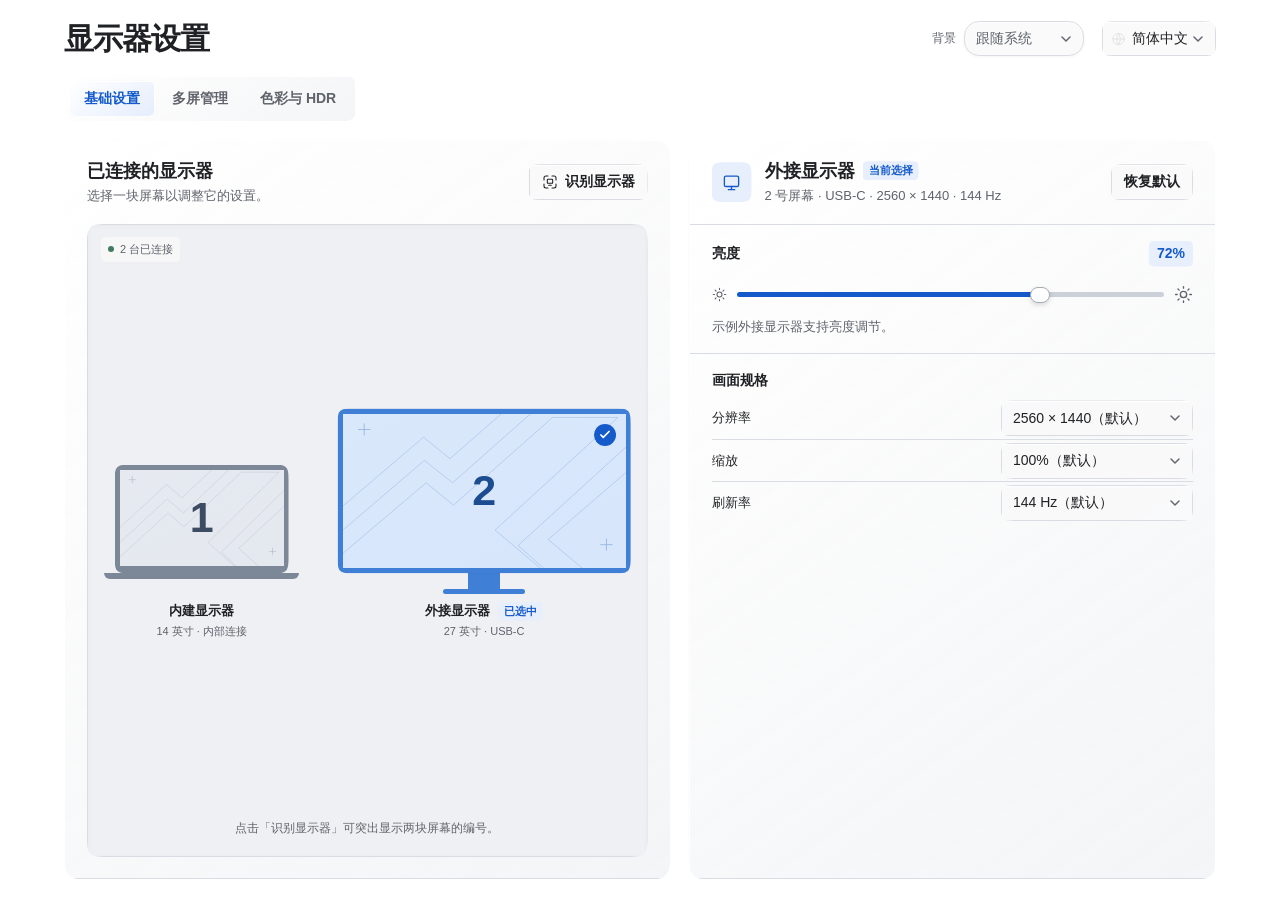
<file: index.html>
<!doctype html>
<html lang="zh-CN">
<head>
  <meta charset="utf-8">
  <meta name="viewport" content="width=device-width, initial-scale=1">
  <title>显示器设置</title>
  <script>
    const target = new URL('basic/index.html', location.href);
    target.search = location.search;
    location.replace(target);
  </script>
</head>
<body>
  <a href="basic/index.html">打开显示器设置</a>
</body>
</html>
</file>
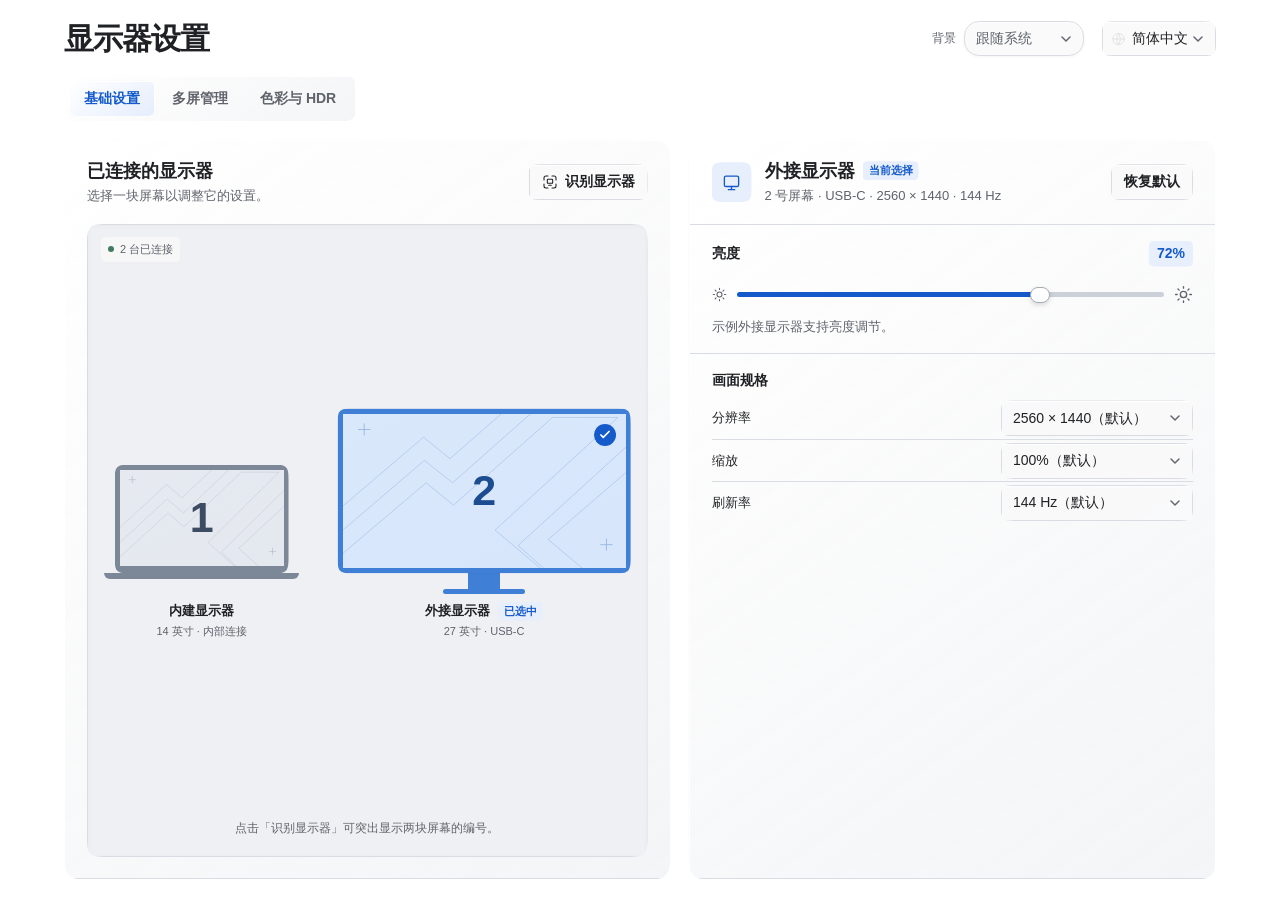
<file: basic/index.html>
<!doctype html>
<html lang="zh-CN" data-desktop-route="basic">
<head>
  <meta charset="utf-8">
  <meta name="viewport" content="width=device-width, initial-scale=1">
  <title>基础设置 · 屏幕工作台</title>
  <link rel="stylesheet" href="../styles.css">
  <link rel="stylesheet" href="styles.css">
  <link rel="stylesheet" href="../glass.css">
  <link rel="stylesheet" href="../desktop.css">
  <link rel="stylesheet" href="../appearance.css">
  <link rel="stylesheet" href="../startup.css">
  <script src="../appearance.js"></script>
  <script src="../startup.js"></script>
  <script src="../desktop-routes.js"></script>
  <script src="../desktop.js"></script>
  <script src="../i18n.js" defer></script>
  <script src="../desktop-translations.js" defer></script>
  <script src="../smooth-corners.js" defer></script>
  <script src="settings.js" defer></script>
</head>
<body>
  <svg width="0" height="0" aria-hidden="true" style="position: absolute">
    <defs>
      <symbol id="monitor" viewBox="0 0 24 24"><rect x="3" y="4" width="18" height="13" rx="2"/><path d="M8 21h8m-4-4v4"/></symbol>
      <symbol id="laptop" viewBox="0 0 24 24"><rect x="4" y="4" width="16" height="13" rx="2"/><path d="M2 20h20"/></symbol>
      <symbol id="scan" viewBox="0 0 24 24"><path d="M9 3H6a3 3 0 0 0-3 3v3m12-6h3a3 3 0 0 1 3 3v3m0 6v3a3 3 0 0 1-3 3h-3m-6 0H6a3 3 0 0 1-3-3v-3"/><rect x="8" y="8" width="8" height="6" rx="1"/><path d="M10 17h4"/></symbol>
      <symbol id="sun" viewBox="0 0 24 24"><circle cx="12" cy="12" r="4"/><path d="M12 2v2m0 16v2M2 12h2m16 0h2M5 5l1.5 1.5m11 11L19 19M5 19l1.5-1.5m11-11L19 5"/></symbol>
      <symbol id="info" viewBox="0 0 24 24"><circle cx="12" cy="12" r="9"/><path d="M12 11v5m0-8h.01"/></symbol>
      <symbol id="check" viewBox="0 0 24 24"><path d="m5 12 4 4L19 6"/></symbol>
      <symbol id="pattern" viewBox="0 0 320 180" preserveAspectRatio="none">
        <path d="M-8 169 94 80l31 26L237 4h74L172 135l52 45M-8 142 92 54l32 26L214-2M230 182l-32-29L328 31M-8 114l99-87 30 25L181-2M275 183l-43-37 95-84" fill="none" stroke="currentColor" stroke-width="1" opacity=".55"/>
        <path d="M17 18h14m-7-7v14M291 152h14m-7-7v14" fill="none" stroke="currentColor" opacity=".9"/>
      </symbol>
    </defs>
  </svg>

  <main class="page">
    <div class="page-heading">
      <h1>显示器设置</h1>
    </div>
    <nav class="tabs" aria-label="设置分类">
      <a aria-current="page" href="index.html">基础设置</a>
      <a href="../multi-display/index.html">多屏管理</a>
      <a href="../color/index.html">色彩与 HDR</a>
    </nav>

    <div class="basic-layout">
      <section class="panel" aria-labelledby="displays-title">
        <div class="section-head">
          <div>
            <h2 id="displays-title" data-i18n="basic.connected">已连接的显示器</h2>
            <p data-i18n="basic.choose">选择一块屏幕以调整它的设置。</p>
          </div>
          <button class="button" id="identify" type="button">
            <svg class="icon" aria-hidden="true" fill="none" stroke="currentColor" stroke-width="1.6" stroke-linecap="round" stroke-linejoin="round"><use href="#scan"/></svg>
            <span data-i18n="identify">识别显示器</span>
          </button>
        </div>
        <div class="screen-stage">
          <span class="connection-state"><i></i><span data-i18n="basic.connectedCount">2 台已连接</span></span>
          <div class="screen-options" role="group" aria-label="选择显示器" data-i18n-aria="basic.chooseGroup">
            <button type="button" id="display-1" class="screen-option laptop" aria-pressed="false" aria-label="1 号内建显示器">
              <span class="bezel" aria-hidden="true">
                <svg class="screen-pattern" preserveAspectRatio="none"><use href="#pattern"/></svg>
                <span class="screen-index">1</span>
                <svg class="selection-icon" fill="none" stroke="currentColor" stroke-width="3" stroke-linecap="round" stroke-linejoin="round"><use href="#check"/></svg>
              </span>
              <span class="stand" aria-hidden="true"></span>
              <span class="screen-caption"><strong data-i18n="builtin">内建显示器</strong><span class="selected-label" data-i18n="basic.selected">已选中</span></span>
              <span class="screen-detail" data-i18n="basic.builtinDetail">14 英寸 · 内部连接</span>
            </button>
            <button type="button" id="display-2" class="screen-option" aria-pressed="true" aria-label="2 号外接显示器">
              <span class="bezel" aria-hidden="true">
                <svg class="screen-pattern" preserveAspectRatio="none"><use href="#pattern"/></svg>
                <span class="screen-index">2</span>
                <svg class="selection-icon" fill="none" stroke="currentColor" stroke-width="3" stroke-linecap="round" stroke-linejoin="round"><use href="#check"/></svg>
              </span>
              <span class="stand" aria-hidden="true"></span>
              <span class="screen-caption"><strong data-i18n="external">外接显示器</strong><span class="selected-label" data-i18n="basic.selected">已选中</span></span>
              <span class="screen-detail" data-i18n="basic.externalDetail">27 英寸 · USB-C</span>
            </button>
          </div>
          <p class="stage-status" id="identify-status" role="status">点击「识别显示器」可突出显示两块屏幕的编号。</p>
        </div>
      </section>

      <section class="panel" aria-labelledby="device-name">
        <div class="section-head">
          <div class="active-device">
            <span class="device-icon" aria-hidden="true"><svg class="icon" fill="none" stroke="currentColor" stroke-width="1.7" stroke-linecap="round" stroke-linejoin="round"><use id="device-icon" href="#monitor"/></svg></span>
            <div>
              <div class="device-title">
                <h2 id="device-name">外接显示器</h2>
                <span class="selected-label" data-i18n="currentSelection">当前选择</span>
              </div>
              <p id="device-summary">2 号屏幕 · USB-C · 2560 × 1440 · 144 Hz</p>
            </div>
          </div>
          <button class="button" id="reset" type="button" data-i18n="basic.reset">恢复默认</button>
        </div>

        <div class="settings-grid">
          <div class="brightness-group">
            <div class="brightness-label">
              <h3><label for="brightness" data-i18n="basic.brightness">亮度</label></h3>
              <output id="brightness-value" for="brightness" aria-live="off">72%</output>
            </div>
            <div class="brightness-slider">
              <svg class="icon dim-icon" aria-hidden="true" fill="none" stroke="currentColor" stroke-width="1.7" stroke-linecap="round"><use href="#sun"/></svg>
              <input id="brightness" type="range" min="0" max="100" value="72" aria-valuetext="72%">
              <svg class="icon" aria-hidden="true" fill="none" stroke="currentColor" stroke-width="1.7" stroke-linecap="round"><use href="#sun"/></svg>
            </div>
            <p class="subtle" id="brightness-hint">调节这块屏幕的亮度。示例外接显示器支持亮度调节。</p>
          </div>
          <div class="format-group">
            <h3 data-i18n="basic.format">画面规格</h3>
            <div class="field"><label for="resolution" data-i18n="basic.resolution">分辨率</label><select id="resolution"></select></div>
            <div class="field"><label for="scale" data-i18n="basic.scale">缩放</label><select id="scale"></select></div>
            <div class="field"><label for="refresh-rate" data-i18n="basic.refreshRate">刷新率</label><select id="refresh-rate"></select></div>
          </div>
        </div>
        <p class="sr-only" id="settings-status" role="status"></p>
      </section>
    </div>

    <footer class="page-footer">
      <svg class="icon" aria-hidden="true" fill="none" stroke="currentColor" stroke-width="1.6" stroke-linecap="round"><use href="#info"/></svg>
      设备与参数为示例，调整仅在此预览中生效。
    </footer>
  </main>
</body>
</html>
</file>
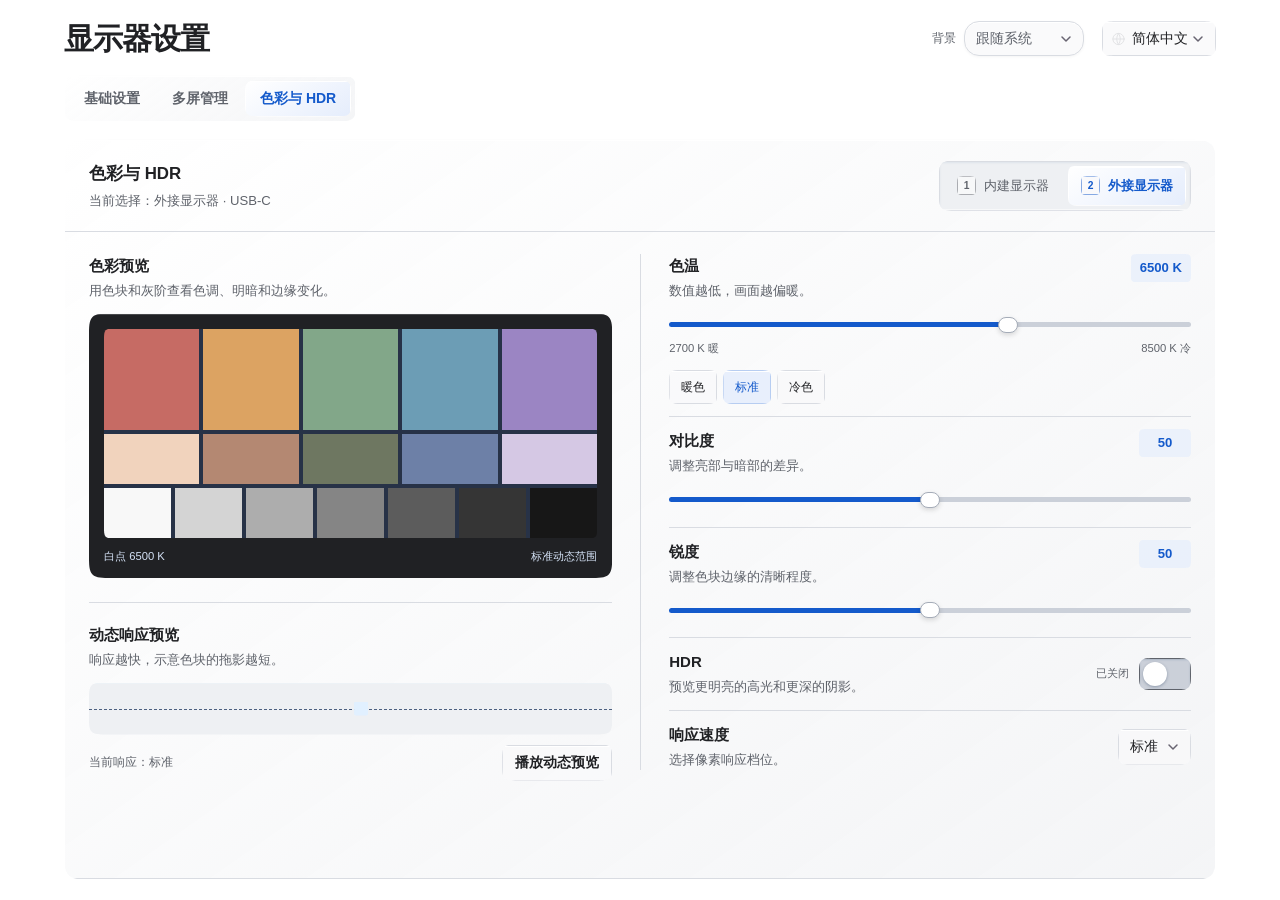
<file: color/index.html>
<!doctype html>
<html lang="zh-CN" data-desktop-route="color">
<head>
  <meta charset="utf-8">
  <meta name="viewport" content="width=device-width, initial-scale=1">
  <title>色彩与 HDR · 屏幕工作台</title>
  <link rel="stylesheet" href="../styles.css">
  <script src="../appearance.js"></script>
  <script src="../startup.js"></script>
  <script src="../desktop-routes.js"></script>
  <script src="../desktop.js"></script>
  <script src="../i18n.js" defer></script>
  <script src="../desktop-translations.js" defer></script>
  <script src="color.js" defer></script>
  <style>
    .color-head {
      display: flex;
      align-items: center;
      justify-content: space-between;
      gap: 16px 24px;
      padding: 24px 28px;
    }

    .color-head h2, .color-head p,
    .preview-head h3, .preview-head p,
    .color-control h3, .color-control p { margin: 0; }
    .color-head h2 { font-size: 1.125rem; }
    .color-head p, .color-control p, .preview-head p {
      color: var(--muted);
      font-size: .875rem;
      margin-top: 4px;
    }

    .color-devices {
      display: flex;
      gap: 6px;
      padding: 4px;
      background: rgba(209, 226, 248, .52);
      border: 1px solid var(--line);
      border-radius: 10px;
      box-shadow: inset 0 1px 2px rgba(35, 76, 129, .08), inset 0 -1px rgba(255, 255, 255, .6);
    }

    .color-device {
      display: inline-flex;
      justify-content: center;
      align-items: center;
      gap: 8px;
      min-height: 40px;
      padding: 6px 12px;
      border: 1px solid transparent;
      border-radius: 7px;
      background: transparent;
      color: var(--muted);
      font: inherit;
      font-size: .875rem;
      cursor: pointer;
    }

    .color-device:hover { background: rgba(251, 254, 255, .64); color: var(--ink); }
    .color-device[aria-pressed="true"] {
      background: linear-gradient(154deg, rgba(255, 255, 255, .95), var(--accent-soft));
      border-color: color-mix(in srgb, var(--accent) 22%, transparent);
      box-shadow: inset 0 1px rgba(255, 255, 255, .92), 0 2px 5px rgba(41, 88, 152, .13);
      color: var(--accent);
      font-weight: 650;
    }

    .color-device-id {
      display: grid;
      place-items: center;
      inline-size: 19px;
      block-size: 19px;
      background: rgba(248, 252, 255, .72);
      border: 1px solid color-mix(in srgb, currentColor 50%, transparent);
      border-radius: 4px;
      font-size: .6875rem;
      font-weight: 700;
      font-variant-numeric: tabular-nums;
    }

    .color-body {
      display: grid;
      grid-template-columns: minmax(0, .95fr) minmax(0, 1fr);
      grid-template-rows: auto 1fr;
      grid-template-areas: "preview controls" "motion controls";
      align-items: start;
      column-gap: 32px;
      padding: 24px 28px 28px;
      border-top: 1px solid var(--line);
    }

    .color-preview { grid-area: preview; margin: 0; min-width: 0; }
    .preview-head { margin-bottom: 12px; }
    .preview-head h3, .color-control h3, .color-label { font-size: 1rem; font-weight: 650; }

    .color-frame {
      background: #172339;
      padding: 15px 15px 12px;
      color: #f2f7ff;
      border-radius: 12px;
      box-shadow: inset 0 1px rgba(234, 245, 255, .24), 0 5px 14px rgba(21, 52, 92, .18);
    }

    .sample-board {
      --color-tint: #ffffff;
      position: relative;
      isolation: isolate;
      display: grid;
      grid-template-rows: 2fr 1fr 1fr;
      gap: 4px;
      width: 100%;
      min-height: 144px;
      aspect-ratio: 2.35;
      overflow: hidden;
      border-radius: 6px;
      background: #273247;
      filter: contrast(calc(var(--sample-contrast, 1) * var(--hdr-contrast, 1))) saturate(var(--hdr-saturation, 1));
    }

    .sample-board[data-hdr="true"] { --hdr-contrast: 1.15; --hdr-saturation: 1.12; }
    .sample-board::after {
      content: "";
      position: absolute;
      inset: 0;
      mix-blend-mode: multiply;
      pointer-events: none;
      background: var(--color-tint);
    }

    .sample-row {
      display: grid;
      grid-auto-flow: column;
      grid-auto-columns: 1fr;
      gap: 4px;
      filter: blur(var(--sample-blur, .65px));
    }
    .sample-row span { background: var(--patch); }
    .sample-notes {
      display: flex;
      align-items: center;
      justify-content: space-between;
      gap: 4px 12px;
      flex-wrap: wrap;
      margin-top: 10px;
      color: #d4e2f6;
      font-size: .75rem;
      font-variant-numeric: tabular-nums;
    }

    .color-controls {
      grid-area: controls;
      min-width: 0;
      padding-inline-start: 32px;
      border-inline-start: 1px solid var(--line);
    }

    .color-control-head {
      display: flex;
      align-items: flex-start;
      justify-content: space-between;
      gap: 12px;
    }

    .color-value {
      flex: none;
      min-width: 52px;
      max-width: 45%;
      border-radius: 7px;
      padding: 5px 9px;
      background: color-mix(in srgb, var(--accent-soft) 82%, transparent);
      color: var(--accent);
      text-align: center;
      font-weight: 650;
      font-size: .875rem;
      font-variant-numeric: tabular-nums;
      white-space: nowrap;
    }

    .color-slider {
      display: block;
      width: 100%;
      height: 30px;
      margin: 8px 0 0;
      accent-color: var(--accent);
      cursor: pointer;
    }

    .color-slider:disabled, .color-select:disabled {
      opacity: .52;
      cursor: not-allowed;
    }

    .temperature-scale {
      display: flex;
      justify-content: space-between;
      color: var(--muted);
      font-size: .75rem;
    }

    .temperature-presets {
      display: flex;
      flex-wrap: wrap;
      gap: 6px;
      margin-top: 13px;
    }

    .temperature-preset {
      min-height: 34px;
      padding: 4px 11px;
      border-radius: 7px;
      border: 1px solid var(--line);
      background: rgba(249, 253, 255, .62);
      color: var(--ink);
      font: inherit;
      font-size: .8125rem;
      cursor: pointer;
    }

    .temperature-preset:hover { background: rgba(255, 255, 255, .84); }
    .temperature-preset[aria-pressed="true"] {
      border-color: color-mix(in srgb, var(--accent) 23%, transparent);
      background: var(--accent-soft);
      color: var(--accent);
      box-shadow: inset 0 1px rgba(255, 255, 255, .84);
    }

    .color-control + .color-control {
      margin-top: 16px;
      padding-top: 16px;
      border-top: 1px solid var(--line);
    }

    .hdr-control, .response-control {
      display: flex;
      justify-content: space-between;
      align-items: center;
      gap: 8px 12px;
    }

    .response-control { flex-wrap: wrap; }
    .response-control > div { flex: 1 1 150px; }
    .color-select { flex: 0 1 auto; }

    .response-label {
      display: flex;
      align-items: center;
      flex-wrap: wrap;
      gap: 4px 8px;
    }

    .support-label {
      padding: 2px 6px;
      border-radius: 4px;
      background: rgba(203, 218, 237, .40);
      color: var(--muted);
      font-size: .75rem;
    }

    .color-value[data-unavailable="true"] {
      background: rgba(203, 218, 237, .40);
      color: var(--muted);
      white-space: normal;
      overflow-wrap: anywhere;
    }

    .motion-preview {
      grid-area: motion;
      min-width: 0;
      margin: 24px 0 0;
      padding-top: 20px;
      border-top: 1px solid var(--line);
    }

    .motion-track {
      position: relative;
      height: 52px;
      overflow: hidden;
      border-radius: 8px;
      background: #172339;
      box-shadow: inset 0 1px rgba(234, 245, 255, .24);
    }

    .motion-track::before {
      content: "";
      position: absolute;
      inset: 50% 0 auto;
      border-top: 1px dashed #4d6080;
    }

    .motion-marker {
      position: absolute;
      top: 50%;
      left: 52%;
      width: 14px;
      height: 14px;
      border-radius: 3px;
      background: #e1f0ff;
      transform: translate(-50%, -50%);
    }

    .motion-marker::before {
      content: "";
      position: absolute;
      top: 0;
      right: 100%;
      width: var(--motion-trail, 48px);
      height: 100%;
      background: linear-gradient(90deg, transparent, #8bb9ee);
    }

    .motion-track[data-response="fast"] { --motion-trail: 26px; }
    .motion-track[data-response="fastest"] { --motion-trail: 12px; }

    .motion-footer {
      display: flex;
      justify-content: space-between;
      align-items: center;
      flex-wrap: wrap;
      gap: 8px 12px;
      margin-top: 10px;
    }

    .motion-mode { color: var(--muted); font-size: .8125rem; }
    .motion-play { white-space: normal; }

    .hdr-status { display: flex; align-items: center; gap: 10px; }
    .hdr-status-text { color: var(--muted); font-size: .75rem; white-space: nowrap; }
    .hdr-switch {
      appearance: none;
      position: relative;
      flex: none;
      width: 44px;
      height: 25px;
      margin: 0;
      border: 1px solid #7186a3;
      border-radius: 20px;
      background: #d2deee;
      box-shadow: inset 0 1px 2px rgba(32, 65, 108, .19);
      cursor: pointer;
    }

    .hdr-switch::after {
      content: "";
      position: absolute;
      top: 3px;
      left: 3px;
      width: 17px;
      height: 17px;
      border-radius: 50%;
      background: #fbfdff;
      box-shadow: 0 1px 3px rgba(22, 47, 83, .34);
      transition: transform 150ms ease;
    }

    .hdr-switch:checked {
      border-color: var(--accent);
      background: linear-gradient(#317af0, var(--accent));
    }
    .hdr-switch:checked::after { transform: translateX(19px); }
    .hdr-switch:disabled { opacity: .48; cursor: not-allowed; }

    .color-devices, .color-device, .color-device-id, .color-frame, .sample-board,
    .color-value, .temperature-preset, .support-label, .motion-track, .motion-marker {
      corner-shape: squircle;
    }

    @media (max-width: 720px) {
      .color-head { align-items: stretch; flex-direction: column; padding: 20px; }
      .color-devices { align-self: flex-start; max-width: 100%; }
      .color-device { gap: 6px; padding-inline: 8px; }
      .color-body {
        grid-template-columns: minmax(0, 1fr);
        grid-template-rows: auto;
        grid-template-areas: "preview" "controls" "motion";
        gap: 20px;
        padding: 20px;
      }
      .motion-preview { margin-top: 0; }
      .color-controls { padding: 20px 0 0; border-inline-start: 0; border-top: 1px solid var(--line); }
    }

    @media (max-width: 365px) {
      .color-devices { flex-wrap: wrap; }
      .color-device { flex: 1; }
      .hdr-control { align-items: flex-start; }
      .hdr-status { flex-direction: column-reverse; gap: 5px; }
    }

    @media (prefers-reduced-motion: reduce) {
      .hdr-switch::after { transition: none; }
    }
  </style>
  <link rel="stylesheet" href="../glass.css">
  <link rel="stylesheet" href="../desktop.css">
  <link rel="stylesheet" href="../appearance.css">
  <link rel="stylesheet" href="../startup.css">
  <script src="../smooth-corners.js" defer></script>
</head>
<body>

  <main class="page">
    <div class="page-heading">
      <h1>显示器设置</h1>
    </div>
    <nav class="tabs" aria-label="设置分类">
      <a href="../basic/index.html">基础设置</a>
      <a href="../multi-display/index.html">多屏管理</a>
      <a aria-current="page" href="../color/index.html">色彩与 HDR</a>
    </nav>

    <section class="panel color-panel" aria-labelledby="color-title">
      <header class="color-head">
        <div>
          <h2 id="color-title" data-i18n="colorTab">色彩与 HDR</h2>
          <p id="color-selected" role="status">当前选择：外接显示器 · USB-C</p>
        </div>
        <div class="color-devices" role="group" aria-label="选择显示器" data-i18n-aria="color.chooseDisplay">
          <button class="color-device" type="button" data-color-device="1" aria-pressed="false">
            <span class="color-device-id" aria-hidden="true">1</span><span data-i18n="builtin">内建显示器</span>
          </button>
          <button class="color-device" type="button" data-color-device="2" aria-pressed="true">
            <span class="color-device-id" aria-hidden="true">2</span><span data-i18n="external">外接显示器</span>
          </button>
        </div>
      </header>

      <div class="color-body">
        <figure class="color-preview">
          <figcaption class="preview-head">
            <h3 data-i18n="color.preview">色彩预览</h3>
            <p data-i18n="color.previewHint">用色块和灰阶查看色调、明暗和边缘变化。</p>
          </figcaption>
          <div class="color-frame">
            <div class="sample-board" id="color-sample" data-hdr="false" aria-hidden="true">
              <div class="sample-row">
                <span style="--patch:#c66b64"></span>
                <span style="--patch:#dca362"></span>
                <span style="--patch:#82a789"></span>
                <span style="--patch:#6c9db5"></span>
                <span style="--patch:#9b85c3"></span>
              </div>
              <div class="sample-row">
                <span style="--patch:#f1d3bd"></span>
                <span style="--patch:#b48872"></span>
                <span style="--patch:#6e7761"></span>
                <span style="--patch:#6d80a7"></span>
                <span style="--patch:#d5c8e4"></span>
              </div>
              <div class="sample-row">
                <span style="--patch:#f8f8f8"></span>
                <span style="--patch:#d4d4d4"></span>
                <span style="--patch:#adadad"></span>
                <span style="--patch:#858585"></span>
                <span style="--patch:#5c5c5c"></span>
                <span style="--patch:#353535"></span>
                <span style="--patch:#171717"></span>
              </div>
            </div>
            <div class="sample-notes">
              <span id="sample-temperature">白点 6500 K</span>
              <span id="sample-dynamic-range">标准动态范围</span>
            </div>
          </div>
        </figure>

        <div class="color-controls">
          <div class="color-control">
            <div class="color-control-head">
              <div>
                <label class="color-label" for="temperature" data-i18n="color.temperature">色温</label>
                <p id="temperature-hint" data-i18n="color.temperatureHint">数值越低，画面越偏暖。</p>
              </div>
              <span class="color-value" id="temperature-value" aria-hidden="true">6500 K</span>
            </div>
            <input class="color-slider" id="temperature" type="range" min="2700" max="8500" step="100" value="6500" aria-valuetext="6500 K" aria-describedby="temperature-hint">
            <div class="temperature-scale" aria-hidden="true"><span data-i18n="color.temperatureMin">2700 K 暖</span><span data-i18n="color.temperatureMax">8500 K 冷</span></div>
            <div class="temperature-presets" role="group" aria-label="色温预设" data-i18n-aria="color.presets">
              <button class="temperature-preset" type="button" data-temperature="3200" aria-pressed="false" data-i18n="color.warm">暖色</button>
              <button class="temperature-preset" type="button" data-temperature="6500" aria-pressed="true" data-i18n="color.standard">标准</button>
              <button class="temperature-preset" type="button" data-temperature="8000" aria-pressed="false" data-i18n="color.cool">冷色</button>
            </div>
          </div>

          <div class="color-control">
            <div class="color-control-head">
              <div>
                <label class="color-label" for="contrast" data-i18n="color.contrast">对比度</label>
                <p id="contrast-hint" data-i18n="color.contrastHint">调整亮部与暗部的差异。</p>
              </div>
              <span class="color-value" id="contrast-value" aria-hidden="true">50</span>
            </div>
            <input class="color-slider" id="contrast" type="range" min="0" max="100" value="50" aria-describedby="contrast-hint">
          </div>

          <div class="color-control">
            <div class="color-control-head">
              <div>
                <label class="color-label" for="sharpness" data-i18n="color.sharpness">锐度</label>
                <p id="sharpness-hint">调整色块边缘的清晰程度。</p>
              </div>
              <span class="color-value" id="sharpness-value" aria-hidden="true">50</span>
            </div>
            <input class="color-slider" id="sharpness" type="range" min="0" max="100" value="50" aria-describedby="sharpness-hint">
          </div>

          <div class="color-control hdr-control">
            <div>
              <h3><label for="hdr">HDR</label></h3>
              <p id="hdr-hint">预览更明亮的高光和更深的阴影。</p>
            </div>
            <div class="hdr-status">
              <span class="hdr-status-text" id="hdr-status" aria-hidden="true">已关闭</span>
              <input class="hdr-switch" id="hdr" type="checkbox" role="switch" aria-describedby="hdr-hint">
            </div>
          </div>

          <div class="color-control response-control">
            <div>
              <div class="response-label">
                <label class="color-label" for="response" data-i18n="color.response">响应速度</label>
                <span class="support-label" id="response-unsupported" data-i18n="notSupported" aria-hidden="true" hidden>不支持</span>
              </div>
              <p id="response-hint">选择像素响应档位。</p>
            </div>
            <select class="color-select" id="response" aria-describedby="response-hint">
              <option value="standard" data-i18n="color.standard">标准</option>
              <option value="fast" data-i18n="color.fast">快速</option>
              <option value="fastest" data-i18n="color.fastest">最快</option>
            </select>
          </div>
        </div>

        <figure class="motion-preview">
          <figcaption class="preview-head">
            <h3 data-i18n="color.motionPreview">动态响应预览</h3>
            <p data-i18n="color.motionHint">响应越快，示意色块的拖影越短。</p>
          </figcaption>
          <div class="motion-track" id="motion-track" data-response="standard" aria-hidden="true">
            <span class="motion-marker" id="motion-marker"></span>
          </div>
          <div class="motion-footer">
            <span class="motion-mode" id="motion-mode">当前响应：标准</span>
            <button class="button motion-play" id="motion-play" type="button" data-i18n="color.playMotion">播放动态预览</button>
          </div>
        </figure>
      </div>
    </section>

    <footer class="page-footer">设备与参数为示例，调整仅在此预览中生效。</footer>
  </main>

</body>
</html>
</file>
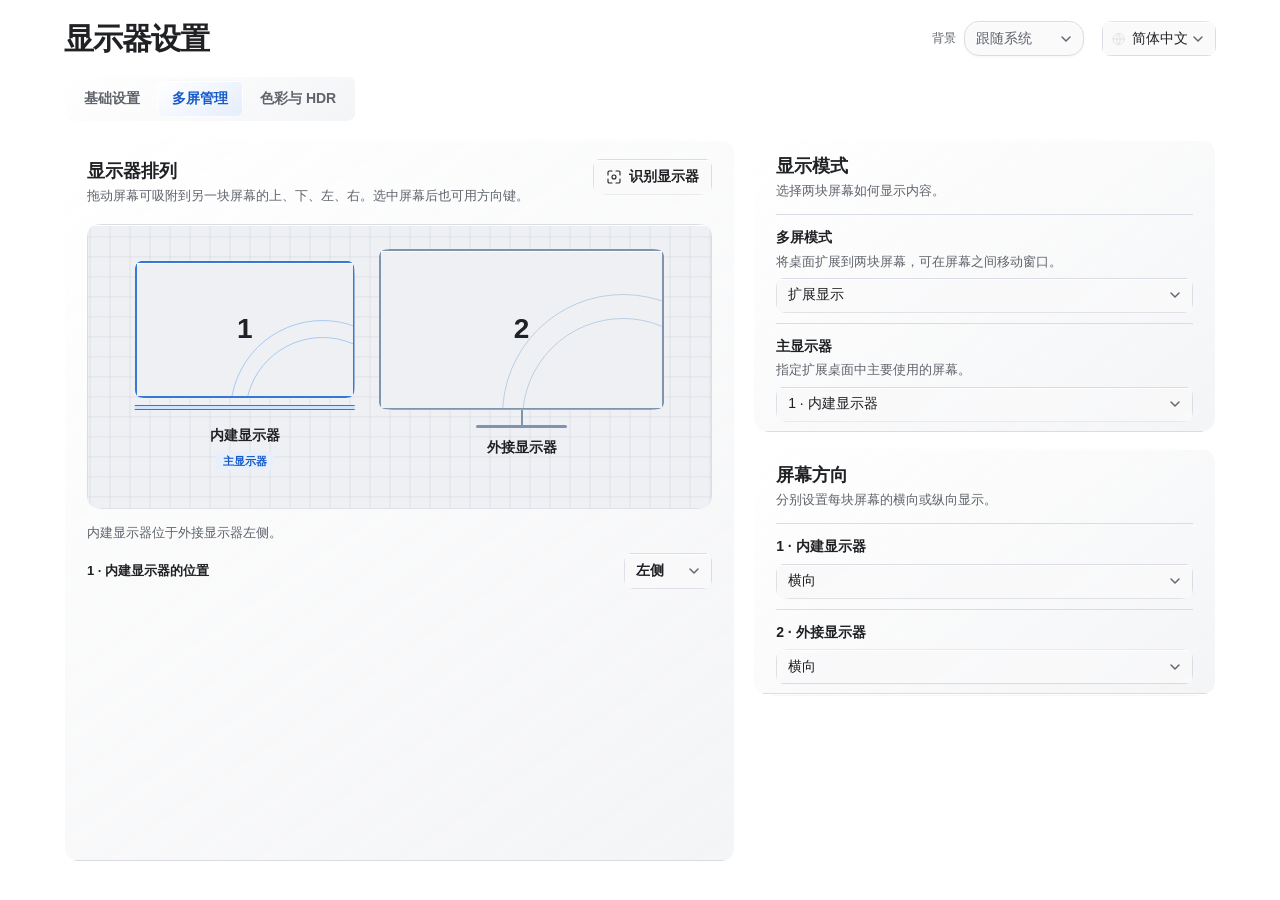
<file: multi-display/index.html>
<!doctype html>
<html lang="zh-CN" data-desktop-route="multi-display">
<head>
  <meta charset="utf-8">
  <meta name="viewport" content="width=device-width, initial-scale=1">
  <meta name="color-scheme" content="light dark">
  <title>多屏管理 · 屏幕工作台</title>
  <link rel="stylesheet" href="../styles.css">
  <link rel="stylesheet" href="arrangement.css">
  <link rel="stylesheet" href="../glass.css">
  <link rel="stylesheet" href="../desktop.css">
  <link rel="stylesheet" href="../appearance.css">
  <link rel="stylesheet" href="../startup.css">
  <script src="../appearance.js"></script>
  <script src="../startup.js"></script>
  <script src="../desktop-routes.js"></script>
  <script src="../desktop.js"></script>
  <script src="../i18n.js" defer></script>
  <script src="../desktop-translations.js" defer></script>
  <script src="../smooth-corners.js" defer></script>
  <script src="translations.js" defer></script>
  <script src="arrangement.js" defer></script>
</head>
<body>

  <main class="page">
    <div class="page-heading"><h1>显示器设置</h1></div>
    <nav class="tabs" aria-label="设置分类"><a href="../basic/index.html">基础设置</a><a aria-current="page" href="../multi-display/index.html">多屏管理</a><a href="../color/index.html">色彩与 HDR</a></nav>

    <div class="multi-layout">
      <section class="panel" aria-labelledby="arrangement-heading">
        <div class="section-head arrangement-head">
          <div>
            <h2 id="arrangement-heading" data-i18n="multi.arrangement">显示器排列</h2>
            <p id="arrangement-help">拖动屏幕可吸附到另一块屏幕的上、下、左、右。选中屏幕后也可用方向键。</p>
          </div>
          <button id="identify" class="button" type="button">
            <svg class="icon" viewBox="0 0 24 24" fill="none" stroke="currentColor" stroke-width="1.7" stroke-linecap="round" stroke-linejoin="round" aria-hidden="true"><path d="M9 3H5a2 2 0 0 0-2 2v4m12-6h4a2 2 0 0 1 2 2v4M3 15v4a2 2 0 0 0 2 2h4m12-6v4a2 2 0 0 1-2 2h-4"/><circle cx="12" cy="12" r="3"/></svg>
            <span data-i18n="identify">识别显示器</span>
          </button>
        </div>

        <div class="arrangement-stage" id="arrangement-stage" data-mode="extend" data-position="left">
          <div class="arrangement-devices">
            <div class="arrangement-device" id="built-in-display" data-device="1">
              <button class="device-select" type="button" aria-label="1 内建显示器" aria-pressed="true" aria-describedby="arrangement-help" aria-keyshortcuts="ArrowUp ArrowDown ArrowLeft ArrowRight">
                <span class="device-drawing" aria-hidden="true"><span class="device-screen"><span class="device-number">1</span></span><span class="device-stand"></span></span>
                <span class="device-caption"><span class="device-name" data-i18n="builtin">内建显示器</span><span class="device-primary" data-i18n="primaryDisplay">主显示器</span></span>
              </button>
            </div>
            <div class="arrangement-device" id="external-display" data-device="2">
              <button class="device-select" type="button" aria-label="2 外接显示器" aria-pressed="false" aria-describedby="arrangement-help" aria-keyshortcuts="ArrowUp ArrowDown ArrowLeft ArrowRight">
                <span class="device-drawing" aria-hidden="true"><span class="device-screen"><span class="device-number">2</span></span><span class="device-stand"></span></span>
                <span class="device-caption"><span class="device-name" data-i18n="external">外接显示器</span><span class="device-primary" data-i18n="primaryDisplay" hidden>主显示器</span></span>
              </button>
            </div>
          </div>
        </div>

        <div class="arrangement-foot">
          <p class="subtle" id="arrangement-note">内建显示器位于外接显示器左侧。</p>
          <div class="position-control">
            <label for="display-position" id="position-label">1 · 内建显示器的位置</label>
            <select id="display-position" aria-describedby="arrangement-note">
              <option value="left" data-i18n="multi.left">左侧</option>
              <option value="right" data-i18n="multi.right">右侧</option>
              <option value="top" data-i18n="multi.top">上方</option>
              <option value="bottom" data-i18n="multi.bottom">下方</option>
            </select>
          </div>
        </div>
      </section>

      <div class="multi-controls">
        <section class="panel" aria-labelledby="mode-heading">
          <div class="section-head"><div><h2 id="mode-heading" data-i18n="multi.mode">显示模式</h2><p data-i18n="multi.modeHelp">选择两块屏幕如何显示内容。</p></div></div>
          <div class="config-row">
            <div><label for="display-mode" data-i18n="multi.modeLabel">多屏模式</label><p id="mode-note" class="subtle">将桌面扩展到两块屏幕，可在屏幕之间移动窗口。</p></div>
            <select id="display-mode" aria-describedby="mode-note">
              <option value="extend" data-i18n="multi.extend">扩展显示</option>
              <option value="mirror" data-i18n="multi.mirror">镜像显示</option>
              <option value="builtin" data-i18n="multi.onlyBuiltin">仅内建显示器</option>
              <option value="external" data-i18n="multi.onlyExternal">仅外接显示器</option>
            </select>
          </div>
          <div class="config-row">
            <div><label for="primary-display" data-i18n="primaryDisplay">主显示器</label><p id="primary-note" class="subtle">指定扩展桌面中主要使用的屏幕。</p></div>
            <select id="primary-display" aria-describedby="primary-note"><option value="1">1 · 内建显示器</option><option value="2">2 · 外接显示器</option></select>
          </div>
        </section>

        <section class="panel" aria-labelledby="orientation-heading">
          <div class="section-head"><div><h2 id="orientation-heading" data-i18n="multi.orientation">屏幕方向</h2><p data-i18n="multi.orientationHelp">分别设置每块屏幕的横向或纵向显示。</p></div></div>
          <div class="config-row">
            <div><label for="builtin-orientation">1 · 内建显示器</label><p id="builtin-orientation-note" class="subtle" hidden></p></div>
            <select id="builtin-orientation" aria-describedby="builtin-orientation-note">
              <option value="landscape" data-i18n="multi.landscape">横向</option>
              <option value="portrait" data-i18n="multi.portrait">纵向</option>
            </select>
          </div>
          <div class="config-row">
            <div><label for="external-orientation">2 · 外接显示器</label><p id="external-orientation-note" class="subtle" hidden></p></div>
            <select id="external-orientation" aria-describedby="external-orientation-note">
              <option value="landscape" data-i18n="multi.landscape">横向</option>
              <option value="portrait" data-i18n="multi.portrait">纵向</option>
            </select>
          </div>
        </section>
      </div>
    </div>

    <p class="sr-only" id="arrangement-status" role="status"></p>
    <footer class="page-footer">设备与参数为示例，调整仅在此预览中生效。</footer>
  </main>
</body>
</html>
</file>
<file: styles.css>
:root {
  color-scheme: light;
  --canvas: #f7f6f2;
  --surface: #fffefa;
  --ink: #24212a;
  --muted: #686471;
  --line: #e5e0d9;
  --accent: #5e46ad;
  --accent-soft: #eee8fa;
  --sans: 'Segoe UI', 'PingFang SC', 'Microsoft YaHei', 'Noto Sans CJK SC', sans-serif;
  font: 15px/1.55 var(--sans);
  color: var(--ink);
  background: var(--canvas);
  accent-color: var(--accent);
}

*, *::before, *::after { box-sizing: border-box; }
body, h1, h2, h3, p { margin: 0; }
a { color: inherit; }
button, input, select { font: inherit; color: inherit; }
button, select, input[type='range'] { cursor: pointer; }
button:disabled, select:disabled, input:disabled { cursor: default; }
::selection { background: #e1d6f6; color: var(--ink); }
:focus-visible { outline: 2px solid var(--accent); outline-offset: 4px; }
[hidden] { display: none !important; }

.topbar { background: var(--surface); border-bottom: 1px solid var(--line); }
.topbar-inner {
  width: min(1088px, calc(100% - 56px));
  margin: auto;
  height: 64px;
  display: flex;
  align-items: center;
  justify-content: space-between;
  gap: 16px;
}
.brand { display: inline-flex; align-items: center; gap: 10px; min-width: 0; font-weight: 700; text-decoration: none; }
.brand-mark {
  display: grid;
  place-items: center;
  width: 32px;
  height: 32px;
  flex: none;
  border-radius: 8px;
  background: var(--ink);
  color: var(--surface);
}
.brand-mark svg { width: 19px; height: 19px; }
.topbar-actions { display: flex; flex: none; align-items: center; gap: 17px; }
.preview-tag { display: inline-flex; gap: 7px; align-items: center; color: var(--muted); font-size: 12px; }
.preview-tag i { width: 7px; height: 7px; flex: none; border-radius: 50%; background: #7662af; }
.language-picker { position: relative; color: var(--muted); }
.language-picker .icon { position: absolute; left: 9px; top: 50%; width: 15px; height: 15px; transform: translateY(-50%); pointer-events: none; }
.language-picker select { min-height: 34px; padding-inline: 29px 27px; color: var(--ink); }

.page { width: min(1088px, calc(100% - 56px)); margin: 0 auto; }
.page-heading { padding: 35px 0 19px; }
.page-heading h1 { font-size: 36px; font-weight: 750; line-height: 1.25; letter-spacing: -.035em; }
.page-heading p { margin-top: 8px; color: var(--muted); }
.tabs {
  display: flex;
  align-items: stretch;
  flex-wrap: wrap;
  gap: 27px;
  margin-bottom: 20px;
  border-bottom: 1px solid var(--line);
}
.tabs a {
  display: inline-flex;
  align-items: center;
  min-height: 44px;
  padding: 0 2px;
  border-bottom: 2px solid transparent;
  color: var(--muted);
  font-size: 14px;
  font-weight: 600;
  text-decoration: none;
  white-space: nowrap;
}
.tabs a:hover { color: var(--ink); }
.tabs a[aria-current='page'] { color: var(--accent); border-color: var(--accent); }

.panel { background: var(--surface); border: 1px solid var(--line); border-radius: 14px; }
.panel + .panel { margin-top: 16px; }
.section-head {
  display: flex;
  align-items: center;
  justify-content: space-between;
  gap: 14px;
  padding: 19px 23px;
}
.section-head h2 { font-size: 19px; font-weight: 700; line-height: 1.35; }
.section-head p { margin-top: 3px; color: var(--muted); font-size: 13px; }
.subtle { color: var(--muted); font-size: 13px; }
.icon { display: block; width: 19px; height: 19px; flex: none; }

.button {
  display: inline-flex;
  justify-content: center;
  align-items: center;
  gap: 7px;
  min-height: 36px;
  padding: 6px 12px;
  border: 1px solid #ded9d3;
  border-radius: 8px;
  background: var(--surface);
  color: var(--ink);
  font-size: 13px;
  font-weight: 600;
  text-decoration: none;
  white-space: nowrap;
}
.button:hover, select:hover { background-color: #f4f1ec; }
.button:active, select:active { background-color: #eae5df; }
.button.primary { border-color: var(--accent); background: var(--accent); color: white; }
.button.primary:hover { background: #4e3697; }
.button:disabled { opacity: .55; }
.button .icon { width: 16px; height: 16px; }

.field { display: grid; grid-template-columns: minmax(0, 1fr) auto; align-items: center; gap: 8px 16px; }
select {
  min-height: 36px;
  max-width: 100%;
  appearance: none;
  padding: 5px 32px 5px 11px;
  border: 1px solid #ded9d3;
  border-radius: 8px;
  background: var(--surface) url("data:image/svg+xml,%3Csvg xmlns='http://www.w3.org/2000/svg' width='16' height='16' fill='none' stroke='%23686471' stroke-width='1.5' stroke-linecap='round' stroke-linejoin='round'%3E%3Cpath d='m4 6 4 4 4-4'/%3E%3C/svg%3E") no-repeat right 9px center;
  font-size: 13px;
  font-variant-numeric: tabular-nums;
}
input[type='range'] { width: 100%; }

.page-footer {
  display: flex;
  align-items: center;
  gap: 6px;
  padding: 16px 1px 23px;
  color: var(--muted);
  font-size: 12px;
}
.page-footer .icon { width: 15px; height: 15px; }
.sr-only {
  position: absolute;
  width: 1px;
  height: 1px;
  padding: 0;
  margin: -1px;
  overflow: hidden;
  clip-path: inset(50%);
  white-space: nowrap;
  border: 0;
}

@media (max-width: 600px) {
  .topbar-inner, .page { width: calc(100% - 32px); }
  .topbar-inner { height: 56px; }
  .preview-tag { display: none; }
  .brand { font-size: 13px; line-height: 1.3; }
  .page-heading { padding: 26px 0 13px; }
  .page-heading h1 { font-size: 30px; }
  .page-heading p { font-size: 13px; }
  .tabs { gap: 0 clamp(12px, 4vw, 22px); margin-bottom: 15px; }
  .section-head { padding: 16px; }
}

@media (prefers-reduced-motion: reduce) {
  *, *::before, *::after { transition-duration: 0s !important; animation-duration: 0s !important; }
}
</file>
<file: basic/styles.css>
.screen-stage {
  position: relative;
  min-width: 0;
  margin: 0 23px 20px;
  padding: 34px 18px 17px;
  border: 1px solid #eae5de;
  border-radius: 10px;
  background-color: #f8f6f1;
  background-image: radial-gradient(circle, #d8d0c8 0.8px, transparent 1px);
  background-position: center;
  background-size: 15px 15px;
}

.connection-state {
  position: absolute;
  top: 12px;
  left: 13px;
  display: inline-flex;
  align-items: center;
  gap: 6px;
  padding: 4px 7px;
  border-radius: 5px;
  background: #efebe4;
  color: #534e59;
  font-size: 11px;
}

.connection-state i { width: 6px; height: 6px; border-radius: 50%; background: #437b62; }
.screen-options {
  width: min(100%, 603px);
  margin: auto;
  display: grid;
  grid-template-columns: 216fr 324fr;
  align-items: end;
  column-gap: clamp(10px, 4vw, 54px);
}

.screen-option {
  --shell: #a19aa6;
  --screen: #ede9e6;
  --screen-ink: #4c4556;
  --screen-line: #b9b0bc;
  min-width: 0;
  padding: 0;
  border: 0;
  background: none;
  display: grid;
  justify-items: center;
  color: var(--ink);
}
.screen-option:hover { --shell: #776d81; }
.screen-option[aria-pressed='true'] {
  --shell: var(--accent);
  --screen: #e7dcf8;
  --screen-ink: #432e84;
  --screen-line: #ab98d7;
}

.bezel {
  position: relative;
  display: grid;
  place-items: center;
  isolation: isolate;
  overflow: hidden;
  width: 100%;
  aspect-ratio: 16 / 9;
  border: 5px solid var(--shell);
  border-radius: 8px;
  background: var(--screen);
  color: var(--screen-ink);
  transition: border-color 150ms ease, background-color 150ms ease;
}
.screen-option[aria-pressed='true'] .bezel { box-shadow: 0 0 0 3px #e0d4f4; }
.laptop .bezel { width: 89%; aspect-ratio: 16 / 10; border-bottom-width: 7px; }
.screen-pattern { position: absolute; inset: 0; width: 100%; height: 100%; color: var(--screen-line); z-index: -1; }
.screen-index { font-size: 43px; font-weight: 650; line-height: 1; font-variant-numeric: tabular-nums; }
.selection-icon {
  position: absolute;
  right: 10px;
  top: 10px;
  display: none;
  width: 22px;
  height: 22px;
  padding: 4px;
  border-radius: 50%;
  background: var(--accent);
  color: white;
}
.screen-option[aria-pressed='true'] .selection-icon { display: block; }
.screen-option.identifying .screen-index { animation: identify 620ms ease-out 2; }
@keyframes identify {
  50% { transform: scale(1.28); color: var(--ink); }
}

.stand { width: 100%; height: 28px; display: grid; justify-items: center; align-content: start; }
.stand::before { content: ''; width: 11%; height: 16px; background: var(--shell); }
.stand::after { content: ''; width: 28%; height: 5px; background: var(--shell); border-radius: 3px; }
.laptop .stand::before { width: 100%; height: 6px; border-radius: 0 0 8px 8px; }
.laptop .stand::after { display: none; }
.screen-caption { display: flex; align-items: center; justify-content: center; flex-wrap: wrap; gap: 3px 8px; }
.screen-caption strong { font-size: 13px; font-weight: 700; }
.screen-caption .selected-label { display: none; }
.screen-option[aria-pressed='true'] .selected-label { display: inline; }
.selected-label {
  padding: 1px 6px;
  border-radius: 4px;
  background: var(--accent-soft);
  color: var(--accent);
  font-size: 11px;
  font-weight: 700;
}
.screen-detail { margin-top: 2px; color: var(--muted); font-size: 11px; }
.stage-status { min-height: 19px; margin: 13px 0 0; text-align: center; color: var(--muted); font-size: 12px; }

@supports (grid-template-rows: subgrid) {
  .screen-option { grid-row: span 4; grid-template-rows: subgrid; }
  .screen-option .bezel { align-self: end; }
}

.active-device { display: flex; gap: 13px; align-items: center; min-width: 0; }
.active-device > div { min-width: 0; }
.device-icon {
  display: grid;
  flex: none;
  place-items: center;
  width: 40px;
  height: 40px;
  border-radius: 9px;
  background: var(--accent-soft);
  color: var(--accent);
}
.device-title { display: flex; align-items: center; gap: 8px; flex-wrap: wrap; }
.device-title .selected-label { align-self: center; }
.basic-layout .section-head > div { min-width: 0; }
.basic-layout .section-head .button { flex: none; }

.settings-grid {
  display: grid;
  grid-template-columns: minmax(0, 1fr) minmax(0, 1.15fr);
  border-top: 1px solid var(--line);
}
.brightness-group, .format-group { padding: 19px 23px 20px; }
.format-group { border-left: 1px solid var(--line); }
.settings-grid h3 { font-size: 14px; font-weight: 700; }
.brightness-label { display: flex; align-items: center; justify-content: space-between; gap: 12px; }
.brightness-label output {
  padding: 2px 8px;
  border-radius: 5px;
  background: var(--accent-soft);
  color: var(--accent);
  font-size: 14px;
  font-weight: 700;
  font-variant-numeric: tabular-nums;
}
.brightness-slider { display: flex; align-items: center; gap: 10px; margin: 15px 0 9px; color: #615768; }
.brightness-slider .dim-icon { width: 15px; height: 15px; }
.brightness-slider input {
  --fill: 72%;
  min-width: 0;
  height: 26px;
  margin: 0;
  appearance: none;
  background: none;
}
.format-group h3 { margin-bottom: 6px; }
.format-group .field { min-height: 45px; }
.format-group .field + .field { border-top: 1px solid #eeebe6; }
.format-group label { font-size: 13px; }
.format-group select { width: 192px; }

@media (min-width: 900px) {
  .basic-layout {
    display: grid;
    grid-template-columns: minmax(0, 1.23fr) minmax(0, 1fr);
    gap: 16px;
  }
  .basic-layout > .panel + .panel { margin-top: 0; }
  .basic-layout > .panel:first-child { display: flex; flex-direction: column; }
  .screen-stage { flex: 1; display: flex; flex-direction: column; justify-content: center; }
  .screen-options { column-gap: clamp(16px, 3vw, 42px); }
  .settings-grid { grid-template-columns: 1fr; }
  .brightness-group, .format-group { padding: 15px 23px 17px; }
  .format-group { border-left: 0; border-top: 1px solid var(--line); }
}

@media (max-width: 600px) {
  .screen-stage { margin: 0 12px 12px; padding: 43px 9px 10px; }
  .screen-options { column-gap: 13px; }
  .bezel { border-width: 3px; border-radius: 5px; }
  .laptop .bezel { border-bottom-width: 5px; }
  .screen-index { font-size: 29px; }
  .selection-icon { top: 5px; right: 5px; width: 16px; height: 16px; padding: 3px; }
  .screen-caption { flex-direction: column; min-height: 38px; justify-content: flex-start; }
  .stand { height: 19px; }
  .stand::before { height: 11px; }
  .stand::after, .laptop .stand::before { height: 4px; }
  .stage-status { margin-top: 9px; font-size: 11px; }
  .settings-grid { grid-template-columns: 1fr; }
  .brightness-group, .format-group { padding: 16px; }
  .format-group { border-left: 0; border-top: 1px solid var(--line); }
  .format-group select { width: 176px; }
  .active-device { gap: 8px; }
  .device-icon { display: none; }
  .device-title { gap: 5px; }
  .device-title h2 { font-size: 17px; }
  .device-title .selected-label { padding-inline: 4px; }
}

@media (max-width: 355px) {
  .device-title .selected-label { display: none; }
  .format-group select { width: 163px; }
}
</file>
<file: glass.css>
:root {
  --canvas: #e5eef9;
  --surface: #f6faff;
  --ink: #162338;
  --muted: #4b5c74;
  --line: #90a8c34d;
  --accent: #145acb;
  --accent-soft: #e1edff;
  --rim: #ffffffdb;
  --glass: linear-gradient(154deg, #ffffffa8, #f7fbff65 66%, #edf6ff83);
  --glass-shadow: 0 13px 34px #3f5e881b, 0 2px 5px #46668d13;
  --corner-surface: 30px;
  --corner-well: 22px;
  --corner-control: 15px;
  --corner-detail: 8px;
  --sans: -apple-system, BlinkMacSystemFont, 'Segoe UI', 'PingFang SC', 'Microsoft YaHei', 'Noto Sans CJK SC', sans-serif;
}

body {
  min-height: 100vh;
  background:
    radial-gradient(ellipse at 92% 11%, #ecf8ff75 14%, transparent 33%),
    radial-gradient(ellipse at 93% 7%, transparent 33%, #f9fdffd9 35%, #cde6fcba 41%, #b9d6fa70 45%, transparent 50%),
    radial-gradient(ellipse at 2% 78%, #d2cafa9e, transparent 52%),
    radial-gradient(ellipse at 79% 75%, #a8cef99e, transparent 60%),
    linear-gradient(145deg, #f1f8ff, #e5eef9 53%, #eef5ff);
}

::selection { background: #d2e3ff; color: var(--ink); }

/* Radius controls the length of each corner transition. The shape controls curvature. */
:is(.topbar-inner, .panel, .tabs, .tabs a, .brand-mark, .button, select,
    .screen-stage, .bezel, .device-icon, .selected-label, .connection-state, .brightness-label output,
    .arrangement-stage, .device-screen, .device-select, .device-primary, .device-number,
    .color-devices, .color-device, .color-device-id, .color-frame, .sample-board, .temperature-preset,
    .color-value, .temperature-number, .support-label, .hdr-switch, .motion-track, .motion-marker) {
  corner-shape: squircle;
}

.topbar {
  padding-top: 14px;
  border: 0;
  background: transparent;
}
.topbar-inner {
  height: 58px;
  padding-inline: 13px;
  border: 1px solid var(--rim);
  border-radius: 25px;
  background: linear-gradient(135deg, #ffffffe0, #f6faff9c);
  box-shadow: var(--glass-shadow), inset 0 -1px 0 #b5c9e159;
  -webkit-backdrop-filter: blur(22px) saturate(1.3);
  backdrop-filter: blur(22px) saturate(1.3);
}
.brand-mark {
  border-radius: 12px;
  background: linear-gradient(152deg, #477dd3, #1d4d9b 75%);
  color: white;
  box-shadow: inset 0 1px 1px #ffffff87, 0 2px 5px #31558b34;
}
.preview-tag i { background: #326eae; }
.page-heading { padding-top: 29px; padding-bottom: 17px; }
.page-heading h1 { letter-spacing: -.035em; }

.tabs {
  width: max-content;
  max-width: 100%;
  gap: 2px;
  padding: 4px;
  border: 1px solid var(--rim);
  border-radius: 20px;
  background: linear-gradient(142deg, #ffffffae, #f4faff70);
  box-shadow: 0 4px 13px #3f5e8816, inset 0 -1px 0 #9ab4d13d;
  -webkit-backdrop-filter: blur(17px) saturate(1.25);
  backdrop-filter: blur(17px) saturate(1.25);
}
.tabs a {
  min-height: 37px;
  padding-inline: 14px;
  border: 1px solid transparent;
  border-radius: 15px;
  transition: background-color 160ms ease, color 160ms ease;
}
.tabs a:hover { background: #ffffff77; }
.tabs a[aria-current='page'] {
  border-color: #ffffffa8;
  background: linear-gradient(150deg, #ffffffec, #e4efffdb);
  box-shadow: 0 2px 7px #45689626, inset 0 1px 1px white;
}

.panel {
  border-color: var(--rim);
  border-radius: var(--corner-surface);
  background: var(--glass), #f7fbff8c;
  box-shadow: var(--glass-shadow), inset 0 -1px 0 #a1bbd546;
  -webkit-backdrop-filter: blur(12px) saturate(1.12);
  backdrop-filter: blur(12px) saturate(1.12);
}
.button, select {
  border-color: #879fbd5c;
  border-radius: var(--corner-control);
  background-color: #fcfdffb5;
  box-shadow: inset 0 1px 0 #ffffffdc, 0 1px 3px #446b9910;
  transition: background-color 160ms ease, border-color 160ms ease;
}
.button { background-image: linear-gradient(165deg, #ffffffb0, #e8f2ff30 65%, #e6f0ff6b); }
.button:hover, select:hover { border-color: #6987af83; background-color: #fff; }
.button:active, select:active { background-color: #dfeeff; }
.button.primary { background-color: var(--accent); border-color: #145acb; box-shadow: inset 0 1px 0 #ffffff65; }
.button.primary:hover { background-color: #124aa5; }
.language-picker select { background-color: #ffffffa6; }

.screen-stage {
  border-color: #8ca9cc44;
  border-radius: var(--corner-well);
  background-color: #dceafa88;
  background-image: radial-gradient(circle, #7390b15c .75px, transparent 1px), linear-gradient(154deg, #ffffff88, #cfdef93b);
  background-size: 15px 15px, 100% 100%;
  box-shadow: inset 0 1px 5px #45648c10;
}
.connection-state { color: #314c64; background: #e9f4fff0; }
.screen-option {
  --shell: #8096b1;
  --screen: #e5eef9;
  --screen-ink: #354c69;
  --screen-line: #91abc9;
}
.screen-option:hover { --shell: #556f90; }
.screen-option[aria-pressed='true'] {
  --shell: #2269c5;
  --screen: #d9eaff;
  --screen-ink: #174c96;
  --screen-line: #7ba9e0;
}
.bezel {
  border-radius: 16px;
  background-image: linear-gradient(158deg, #ffffff65, transparent 56%, #aecdf63d);
}
.screen-option[aria-pressed='true'] .bezel { box-shadow: 0 0 0 3px #9fc7ff8f; }
.selected-label, .connection-state, .brightness-label output { border-radius: var(--corner-detail); }
.device-icon { border-radius: 15px; }
.brightness-slider { color: #4e6382; }
.color-slider { --fill: 50%; appearance: none; background: none; }
:is(.brightness-slider input, .color-slider)::-webkit-slider-runnable-track {
  height: 5px;
  border-radius: 4px;
  background: linear-gradient(to right, var(--accent) var(--fill), #bdcfe6 var(--fill));
}
:is(.brightness-slider input, .color-slider)::-moz-range-track { height: 5px; border-radius: 4px; background: #bdcfe6; }
:is(.brightness-slider input, .color-slider)::-moz-range-progress { height: 5px; border-radius: 4px; background: var(--accent); }
:is(.brightness-slider input, .color-slider)::-webkit-slider-thumb {
  appearance: none;
  width: 20px;
  height: 16px;
  margin-top: -5.5px;
  border: 1px solid #9db6d8;
  border-radius: 9px;
  corner-shape: squircle;
  background: linear-gradient(#fff, #edf5ff);
  box-shadow: 0 2px 5px #16386536;
}
:is(.brightness-slider input, .color-slider)::-moz-range-thumb {
  width: 18px;
  height: 14px;
  border: 1px solid #9db6d8;
  border-radius: 8px;
  background: #fbfdff;
  box-shadow: 0 2px 5px #16386536;
}
.color-slider:disabled { --accent: #8393a9; }
.format-group .field + .field { border-color: var(--line); }

.arrangement-stage { border-radius: var(--corner-well); }
.device-screen { border-radius: 15px; }
.device-select { border-radius: 15px; }
.device-primary, .arrangement-stage[data-identifying] .device-number { border-radius: var(--corner-detail); }
.color-devices, .motion-track { border-radius: 17px; }
.color-device, .temperature-preset { border-radius: 12px; }
.color-frame { border-radius: 22px; }
.sample-board { border-radius: 11px; }
.color-device-id, .color-value, .temperature-number, .support-label { border-radius: var(--corner-detail); }

[data-smooth-corner] { border-radius: 0 !important; clip-path: var(--smooth-corner-path); }
[data-smooth-corner]:focus-visible { outline-offset: -3px; }

@media (min-width: 980px) {
  .multi-controls .section-head { padding-block: 14px; }
  .multi-controls .config-row { padding-block: 10px; }
}

@media (max-width: 600px) {
  :root { --corner-surface: 24px; --corner-well: 18px; }
  .topbar { padding-top: 9px; }
  .topbar-inner { height: 55px; padding-inline: 8px; border-radius: 19px; gap: 8px; }
  .brand { gap: 7px; }
  .brand-mark { width: 29px; height: 29px; }
  .page-heading { padding-top: 23px; padding-bottom: 13px; }
  .tabs a { min-height: 35px; padding-inline: 7px; font-size: 13px; }
  .bezel, .device-screen { border-radius: 11px; }
  .color-frame { border-radius: 18px; }
}

@media (prefers-reduced-transparency: reduce), (prefers-contrast: more) {
  .topbar-inner, .tabs, .panel { background: var(--surface); }
  .topbar-inner, .tabs, .panel { -webkit-backdrop-filter: none; backdrop-filter: none; }
  .panel, .topbar-inner, .tabs { border-color: #9eb1ca; }
}

@media (forced-colors: active) {
  .tabs a[aria-current='page'] { border-color: Highlight; color: Highlight; }
  .color-slider, .brightness-slider input { appearance: auto; }
}
</file>
<file: desktop.css>
[data-desktop]:not([data-desktop-ready]) :is(.basic-layout, .multi-layout, .color-panel, .page-footer, .preview-tag) {
  visibility: hidden;
}

.native-notice {
  display: flex;
  align-items: center;
  justify-content: space-between;
  flex-wrap: wrap;
  gap: 10px 16px;
  padding: 12px 17px;
  margin-bottom: 16px;
  font-size: .875rem;
}
.native-notice p { margin: 0; flex: 1 1 220px; }
.native-notice[data-error] { border-color: #b4504d66; color: #7b2625; }
.native-notice:empty { display: none; }
.native-technical { flex-basis: 100%; }
.native-technical summary { cursor: pointer; }
.native-technical p { overflow-wrap: anywhere; margin-top: 5px; }
.native-confirm { position: sticky; top: 12px; z-index: 5; }
.native-actions { display: flex; flex-wrap: wrap; gap: 8px; }
.native-confirm .button { min-height: 40px; }

[data-desktop] .screen-options {
  display: grid;
  grid-template-columns: repeat(auto-fit, minmax(min(130px, 100%), 1fr));
  gap: 14px;
  align-items: start;
  width: 100%;
}
[data-desktop] .screen-option { width: 100%; min-width: 0; }
[data-desktop] .screen-option .bezel { width: 100%; max-width: 178px; margin-inline: auto; }
[data-desktop] .screen-option .stand { max-width: 178px; margin-inline: auto; }
[data-desktop] .screen-caption strong, [data-desktop] .color-device span, .native-monitor-label {
  overflow-wrap: anywhere;
}
[data-desktop] .screen-option[data-inactive], [data-desktop] .color-device[data-inactive] { opacity: .7; }
[data-desktop] .connection-state { position: static; margin-block-end: 12px; }
[data-desktop] .active-device { min-width: 0; }
[data-desktop] #device-name { overflow-wrap: anywhere; }
[data-desktop] .color-devices { max-width: 100%; flex-wrap: wrap; }
[data-desktop] .color-device { min-width: 0; white-space: normal; }
.native-mode-hint { margin: 6px 0 0; grid-column: 1 / -1; }
.native-managed-button { justify-self: end; text-align: center; }
.native-temperature-option { width: 100%; margin-top: 12px; }

[data-desktop] .arrangement-stage { padding: 0; display: block; }
.native-map {
  position: relative;
  height: clamp(226px, 38vh, 370px);
}
.native-monitor {
  position: absolute;
  display: grid;
  place-content: center;
  gap: 2px;
  overflow: hidden;
  padding: 2px 4px;
  border: 2px solid #8ba1bf;
  background: linear-gradient(151deg, #f4f9ff, #cfdff1);
  color: var(--ink);
  text-align: center;
  border-radius: 15px;
  corner-shape: squircle;
}
.native-monitor[aria-pressed="true"] {
  border-color: var(--accent);
  background: linear-gradient(151deg, #edf6ff, #afd2ff);
}
.native-map[data-movable] .native-monitor { cursor: grab; touch-action: none; user-select: none; }
.native-map .native-monitor[data-dragging] { z-index: 3; cursor: grabbing; opacity: .8; pointer-events: none; }
.native-map .native-monitor[data-snap] { outline: 3px solid var(--accent); outline-offset: 2px; }
.native-monitor-number { font-size: 1.25rem; font-weight: 750; line-height: 1; }
.native-monitor-label { font-size: .6875rem; line-height: 1.2; }
.native-inactive-list { display: flex; flex-wrap: wrap; gap: 7px; padding: 10px; }
.native-inactive-list:empty { display: none; }
.native-map-empty { margin: 0; padding: 24px; text-align: center; }
.native-mirror-devices { position: absolute; z-index: 2; inset: auto 8px 8px; display: flex; flex-wrap: wrap; justify-content: center; gap: 5px; }
.native-layout-actions { display: flex; flex-wrap: wrap; gap: 8px; }

@media (max-width: 560px) {
  [data-desktop] .screen-options { grid-template-columns: repeat(auto-fit, minmax(min(100px, 100%), 1fr)); }
  .native-managed-button { max-width: 55%; }
}
</file>
<file: appearance.css>
/* The canvas is deliberately monochrome. Glass depth belongs to the controls. */
:root, :root[data-theme='light'] {
  color-scheme: light;
  --canvas: #ffffff;
  --surface: #f7f7f8;
  --ink: #202124;
  --muted: #5f636b;
  --line: #d9dce2;
  --accent: #145acb;
  --accent-soft: #e8effc;
  --rim: #ffffff;
  --glass: linear-gradient(145deg, #fffffff0, #f2f3f5d9);
  --glass-shadow: 0 12px 28px #181c2410, 0 2px 5px #181c240a;
  --control: #fafafbd9;
  --control-hover: #ffffff;
  --control-active: #edf0f5;
  --well: #eef0f3;
  --well-line: #a4aab433;
  --track: #cbd0d9;
  --thumb: #ffffff;
  --thumb-line: #a5acb8;
  --selected-surface: linear-gradient(145deg, #ffffff, #e5edfc);
  --unavailable: #e8eaee;
  --error-ink: #9f2929;
  --error-line: #c8656555;
}
:root[data-theme='dark'] {
  color-scheme: dark;
  --canvas: #141414;
  --surface: #242426;
  --ink: #f0f1f3;
  --muted: #b2b5bd;
  --line: #42444b;
  --accent: #8db8ff;
  --accent-soft: #293b58;
  --rim: #64666d80;
  --glass: linear-gradient(145deg, #353537e8, #232325e8);
  --glass-shadow: 0 12px 28px #00000038, 0 2px 5px #00000026;
  --control: #38383bd9;
  --control-hover: #48484d;
  --control-active: #50525a;
  --well: #202124;
  --well-line: #9ca5b526;
  --track: #555b67;
  --thumb: #dce3ef;
  --thumb-line: #8c9ab0;
  --selected-surface: linear-gradient(145deg, #3b465b, #293b58);
  --unavailable: #37393f;
  --error-ink: #ffb0ad;
  --error-line: #c8757566;
}
html, body {
  width: 100%;
  height: 100%;
  min-height: 0;
  overflow: hidden;
  overscroll-behavior: none;
  background: var(--canvas);
  color: var(--ink);
}
body { position: relative; }
::selection { color: var(--ink); background: var(--accent-soft); }
.page {
  position: absolute;
  left: 50%;
  top: 24px;
  width: min(1152px, calc(100% - 48px));
  margin: 0;
  transform: translateX(-50%);
  transform-origin: top center;
  padding-bottom: 3px;
}
.page-heading {
  display: grid;
  grid-template-columns: minmax(0, 1fr) auto;
  align-items: center;
  column-gap: 24px;
  padding: 0 0 18px;
}
.page-heading h1 { grid-column: 1; grid-row: 1; font-size: 30px; letter-spacing: -.03em; }
.shell-actions { grid-column: 2; grid-row: 1; display: flex; align-items: center; gap: 18px; }
.appearance-picker { display: flex; align-items: center; gap: 8px; color: var(--muted); font-size: 12px; }
.appearance-picker select { width: 120px; }
.shell-actions select { min-height: 35px; border-radius: var(--corner-control); corner-shape: squircle; }
.language-picker select { background-color: var(--control); }
.tabs { margin-bottom: 18px; background: var(--glass); border-color: var(--rim); box-shadow: 0 3px 10px #0000000b; }
.tabs a { font-size: 14px; min-height: 36px; padding-inline: 14px; }
.tabs a:hover { background: var(--control-hover); }
.tabs a[aria-current='page'] { background: var(--selected-surface); border-color: var(--rim); box-shadow: 0 2px 6px #00000016; }
.panel { background: var(--glass); border-color: var(--rim); box-shadow: var(--glass-shadow), inset 0 -1px 0 var(--line); }
.button, select, .temperature-preset, .language-picker select {
  border-color: var(--line);
  background-color: var(--control);
  box-shadow: inset 0 1px 0 var(--rim), 0 1px 3px #0000000b;
}
.button { background-image: none; }
.button:hover, select:hover, .temperature-preset:hover { border-color: var(--muted); background-color: var(--control-hover); }
.button:active, select:active { background-color: var(--control-active); }
.button.primary { background-color: #1a62d0; border-color: #1a62d0; color: white; }
.button.primary:hover { background-color: #1e6dea; }
select option { color: var(--ink); background: var(--surface); }
.section-head { padding: 18px 22px; }
.section-head h2 { font-size: 18px; }
.screen-stage { background: var(--well); border-color: var(--line); box-shadow: inset 0 1px 4px #00000008; }
.connection-state { color: var(--muted); background: var(--surface); }
.screen-option { --shell: #7c8798; --screen: #e4e8ef; --screen-ink: #3d4b63; --screen-line: #a4afbf; }
[data-theme='dark'] .screen-option { --shell: #6c788a; --screen: #343d4c; --screen-ink: #e0e6ef; --screen-line: #53637b; }
.screen-option[aria-pressed='true'] { --shell: #3f7fd6; --screen: #d7e6fb; --screen-ink: #1d4d91; --screen-line: #8fb1df; }
[data-theme='dark'] .screen-option[aria-pressed='true'] { --shell: #83b2f8; --screen: #314c73; --screen-ink: #e5efff; --screen-line: #597fae; }
.screen-option[aria-pressed='true'] .bezel { box-shadow: 0 0 0 3px color-mix(in srgb, var(--accent) 25%, transparent); }
.bezel { background-image: linear-gradient(155deg, #ffffff12, transparent); }
.brightness-slider { color: var(--muted); }
:is(.brightness-slider input, .color-slider)::-webkit-slider-runnable-track { background: linear-gradient(to right, var(--accent) var(--fill), var(--track) var(--fill)); }
:is(.brightness-slider input, .color-slider)::-webkit-slider-thumb { background: var(--thumb); border-color: var(--thumb-line); box-shadow: 0 2px 5px #00000025; }
:is(.brightness-slider input, .color-slider)::-moz-range-track { background: var(--track); }
:is(.brightness-slider input, .color-slider)::-moz-range-thumb { background: var(--thumb); border-color: var(--thumb-line); }
.color-slider:disabled { --accent: var(--track); }
.basic-layout { display: grid; grid-template-columns: minmax(0, 1.15fr) minmax(0, 1fr); gap: 18px; align-items: stretch; }
.basic-layout > .panel + .panel { margin-top: 0; }
.basic-layout > .panel:first-child { display: flex; flex-direction: column; }
.screen-stage { flex: 1; display: flex; flex-direction: column; justify-content: center; margin: 0 22px 22px; padding: 18px 16px; }
.settings-grid { grid-template-columns: 1fr; }
.brightness-group, .format-group { padding: 16px 22px; }
.format-group { border-left: 0; border-top: 1px solid var(--line); }
.format-group .field { min-height: 42px; }
.format-group select { width: 192px; }
.native-managed-button { max-width: none; }
.screen-caption { flex-direction: row; min-height: 0; }
.device-icon { display: grid; }
.device-title h2 { font-size: 18px; }
.device-title .selected-label { display: inline; }
.page-footer { padding: 13px 1px 0; font-size: 12px; }
.native-notice { margin-bottom: 14px; padding: 10px 16px; }
.native-notice[data-error] { color: var(--error-ink); border-color: var(--error-line); }
.native-confirm { position: static; }
.native-technical p { max-width: 100%; }

.multi-layout { display: grid; grid-template-columns: minmax(0, 1.45fr) minmax(0, 1fr); gap: 18px; align-items: start; }
.multi-controls { margin-top: 0; }
.multi-controls .section-head { padding-block: 13px; }
.multi-controls .config-row { padding-block: 10px; }
.arrangement-head { align-items: start; flex-wrap: nowrap; }
.arrangement-stage { min-height: 280px; margin-inline: 22px; border-color: var(--line); background-color: var(--well); background-image: linear-gradient(to right, var(--well-line) 1px, transparent 1px), linear-gradient(to bottom, var(--well-line) 1px, transparent 1px); background-size: 20px 20px; box-shadow: inset 0 1px 0 var(--rim); }
.native-map { height: 294px; }
.native-monitor { background: linear-gradient(145deg, var(--control-hover), var(--well)); border-color: var(--muted); }
.native-monitor[aria-pressed='true'] { background: var(--selected-surface); }
.arrangement-foot { align-items: stretch; flex-direction: column; min-height: 0; padding: 14px 22px; gap: 10px; }
.position-control { width: 100%; justify-content: space-between; }
.config-row { margin-inline: 22px; align-items: stretch; flex-direction: column; gap: 6px; padding-block: 10px; }
.config-row select { width: 100%; min-height: 35px; }
.config-row .subtle { margin-top: 3px; }
.device-screen { background: var(--well); color: var(--ink); }

.color-head { padding: 20px 24px; flex-direction: row; align-items: center; }
.color-devices { background: var(--well); border-color: var(--line); }
.color-device:hover { background: var(--control-hover); }
.color-device[aria-pressed='true'] { background: var(--selected-surface); border-color: var(--rim); box-shadow: inset 0 1px var(--rim), 0 2px 5px #00000016; }
.color-device-id { background: var(--control); }
.color-body { grid-template-columns: minmax(0, .95fr) minmax(0, 1fr); grid-template-rows: auto 1fr; grid-template-areas: 'preview controls' 'motion controls'; column-gap: 28px; row-gap: 0; padding: 22px 24px; }
.color-controls { padding: 0 0 0 28px; border-top: 0; border-inline-start: 1px solid var(--line); }
.color-control + .color-control { margin-top: 12px; padding-top: 12px; }
.color-frame { background: #202124; color: #f2f3f5; box-shadow: inset 0 1px #ffffff2e, 0 5px 14px #0000001c; }
.color-value[data-unavailable='true'], .support-label { background: var(--unavailable); color: var(--muted); }
.temperature-preset[aria-pressed='true'] { box-shadow: inset 0 1px var(--rim); }
.hdr-switch { background: var(--track); border-color: var(--muted); }
.hdr-switch::after { background: var(--thumb); }
.hdr-control { align-items: center; }
.hdr-status { flex-direction: row; gap: 10px; }
.motion-track { background: var(--well); }
.color-value { padding-block: 4px; }
.native-temperature-option { margin-top: 8px; }

[data-density='compact'] .page-heading { padding-bottom: 12px; }
[data-density='compact'] .page-heading h1 { font-size: 27px; }
[data-density='compact'] .shell-actions { gap: 12px; }
[data-density='compact'] .tabs { margin-bottom: 12px; }
[data-density='compact'] .tabs a { min-height: 32px; }
[data-density='compact'] .section-head { padding: 13px 18px; }
[data-density='compact'] .section-head h2 { font-size: 17px; }
[data-density='compact'] .screen-stage { margin: 0 18px 18px; padding: 14px; }
[data-density='compact'] .brightness-group, [data-density='compact'] .format-group { padding: 12px 18px; }
[data-density='compact'] .format-group .field { min-height: 39px; }
[data-density='compact'] .brightness-slider { margin: 10px 0 6px; }
[data-density='compact'] .arrangement-stage { margin-inline: 18px; min-height: 230px; }
[data-density='compact'] .native-map { height: 236px; }
[data-density='compact'] .arrangement-foot { padding: 12px 18px; gap: 8px; }
[data-density='compact'] .config-row { margin-inline: 18px; padding-block: 8px; }
[data-density='compact'] .multi-controls .section-head { padding-block: 11px; }
[data-density='compact'] .multi-controls .panel + .panel { margin-top: 12px; }
[data-density='compact'] .color-head { padding: 14px 20px; }
[data-density='compact'] .color-body { padding: 16px 20px; column-gap: 24px; }
[data-density='compact'] .color-controls { padding-inline-start: 24px; }
[data-density='compact'] .color-control + .color-control { margin-top: 8px; padding-top: 8px; }
[data-density='compact'] .color-slider { height: 26px; margin-top: 4px; }
[data-density='compact'] .color-value { padding-block: 2px; }
[data-density='compact'] .page-footer { padding-top: 10px; }
[data-density='compact'] .native-notice { padding-block: 8px; margin-bottom: 10px; }
@media (prefers-reduced-transparency: reduce), (prefers-contrast: more) {
  .panel, .tabs { background: var(--surface); backdrop-filter: none; -webkit-backdrop-filter: none; }
}
@media (forced-colors: active) {
  .panel, .tabs, select, .button { border: 1px solid CanvasText; }
}

/* Window-sized composition. Content changes layout; text and hit areas never scale. */
.page {
  position: relative;
  inset: auto;
  width: min(1152px, calc(100% - 40px));
  height: calc(100% - 40px);
  margin: 20px auto;
  padding: 0;
  transform: none;
  display: flex;
  flex-direction: column;
  min-width: 0;
  min-height: 0;
}
.page-heading, .tabs, .native-notice { flex: none; }
.page > :is(.basic-layout, .multi-layout, .color-panel) { flex: 1; min-height: 0; margin-top: 0; }
.page > .native-notice { margin-top: 0; }
.page-footer { display: none; }
.button, select, .tabs a, .adaptive-sections button { min-height: 36px; font-size: 14px; }
.adaptive-sections { display: none; }
.adaptive-device-picker { display: none; }
.adaptive-orientation-picker { display: none; }
.basic-layout { align-items: stretch; }
.basic-layout > .panel { min-height: 0; }
.basic-layout > .panel:first-child { display: flex; flex-direction: column; }
.screen-stage { min-height: 0; }
.multi-layout { grid-template-rows: minmax(0, 1fr) auto; align-items: stretch; }
.multi-layout > .panel { min-height: 0; display: flex; flex-direction: column; }
.multi-layout > .native-layout-actions { grid-column: 1 / -1; justify-content: flex-end; padding-top: 2px; }
[data-desktop] .arrangement-stage { display: flex; flex-direction: column; align-items: stretch; flex: 1; min-height: 0; }
.arrangement-stage .native-map { width: 100%; height: auto; min-height: 0; flex: 1; }
.multi-controls { min-height: 0; }
.color-panel { display: flex; flex-direction: column; }
.color-head { flex: none; }
.color-body { min-height: 0; flex: 1; }
.color-body .sample-board { max-height: 34vh; }
.hdr-switch { width: 52px; height: 32px; }
.hdr-switch::after { width: 24px; height: 24px; top: 3px; left: 3px; }
.hdr-switch:checked::after { transform: translateX(19px); }

[data-density='compact'] .page { width: calc(100% - 24px); height: calc(100% - 24px); margin: 12px; }
[data-density='compact'] .page-heading { padding-bottom: 10px; }
[data-density='compact'] .page-heading h1 { font-size: 24px; }
[data-density='compact'] .shell-actions { grid-row: 1; gap: 10px; }
[data-density='compact'] .tabs { margin-bottom: 10px; }
[data-density='compact'] .tabs a { min-height: 36px; }
[data-density='compact'] .section-head { padding: 12px; }
[data-density='compact'] .section-head h2 { font-size: 16px; }
[data-density='compact'] .section-head p { display: none; }
[data-density='compact'] .adaptive-sections {
  display: flex;
  flex: none;
  gap: 4px;
  align-items: stretch;
  padding: 4px;
  border-bottom: 1px solid var(--line);
}
.adaptive-sections button {
  border: 0;
  border-radius: 12px;
  corner-shape: squircle;
  padding: 5px 12px;
  background: transparent;
  color: var(--muted);
  font-weight: 600;
  white-space: nowrap;
}
.adaptive-sections button:hover { color: var(--ink); background: var(--control-hover); }
.adaptive-sections button[aria-selected='true'] { color: var(--accent); background: var(--accent-soft); }
[data-density='compact'] .basic-layout { grid-template-columns: minmax(180px, .65fr) minmax(0, 1.35fr); gap: 12px; }
[data-density='compact'] .basic-layout > .panel:first-child .section-head { align-items: stretch; flex-direction: column; gap: 10px; }
[data-density='compact'] .screen-stage { margin: 0 10px 10px; padding: 8px; justify-content: flex-start; background: transparent; border: 0; box-shadow: none; }
[data-density='compact'] .connection-state, [data-density='compact'] .stage-status { display: none; }
[data-density='compact'] .basic-layout .screen-options { display: flex; flex-direction: column; gap: 6px; margin: 0; }
[data-density='compact'] .basic-layout .screen-option { display: flex; justify-content: flex-start; align-items: center; width: 100%; min-height: 46px; padding: 9px; border: 1px solid var(--line); border-radius: 14px; corner-shape: squircle; background: var(--control); }
[data-density='compact'] .basic-layout .screen-option[aria-pressed='true'] { border-color: var(--accent); background: var(--accent-soft); }
[data-density='compact'] .basic-layout .screen-option :is(.bezel, .stand, .screen-detail, .selected-label) { display: none; }
[data-density='compact'] .screen-caption { justify-content: flex-start; text-align: left; }
[data-density='compact'] .screen-caption strong { font-size: 14px; }
[data-density='compact'] .basic-layout > .panel:nth-child(2) { display: flex; flex-direction: column; }
[data-density='compact'] .basic-layout .settings-grid { display: flex; flex-direction: column; min-height: 0; flex: 1; }
[data-density='compact'] .device-title .selected-label { display: none; }
[data-density='compact'] .device-icon { width: 30px; height: 30px; }
[data-density='compact'] .active-device { gap: 8px; }
[data-density='compact'] .settings-grid[data-section='brightness'] .format-group,
[data-density='compact'] .settings-grid[data-section='format'] .brightness-group { display: none; }
[data-density='compact'] .brightness-group, [data-density='compact'] .format-group { padding: 14px; border: 0; }
[data-density='compact'] .brightness-slider { margin: 16px 0 10px; }
[data-density='compact'] .brightness-slider input { height: 36px; }
[data-density='compact'] .format-group h3 { display: none; }
[data-density='compact'] .format-group .field { min-height: 46px; }
[data-density='compact'] .format-group :is(select, .native-managed-button) { width: 184px; max-width: 100%; }
[data-density='compact'] .format-group label { font-size: 14px; }
[data-density='compact'] :is(#native-scale-note, #native-format-note) { display: none; }

[data-density='compact'] .multi-layout { display: grid; grid-template-columns: minmax(0, 1fr); grid-template-rows: auto minmax(0, 1fr) auto; gap: 10px; }
[data-density='compact'] .multi-layout > .adaptive-sections { grid-row: 1; padding: 0 0 5px; border: 0; }
[data-density='compact'] .multi-layout > .panel, [data-density='compact'] .multi-layout > .multi-controls { grid-column: 1; grid-row: 2; }
[data-density='compact'] .multi-layout > .native-layout-actions { grid-row: 3; grid-column: 1; padding: 0; justify-content: flex-end; }
[data-density='compact'] .multi-layout:not([data-section='arrangement']) > .panel,
[data-density='compact'] .multi-layout[data-section='arrangement'] > .multi-controls { display: none; }
[data-density='compact'] .multi-controls > .panel { height: 100%; margin-top: 0; display: flex; flex-direction: column; }
[data-density='compact'] .multi-layout[data-section='mode'] [data-adaptive-panel='orientation'],
[data-density='compact'] .multi-layout[data-section='orientation'] [data-adaptive-panel='mode'] { display: none; }
[data-density='compact'] .arrangement-head { align-items: center; flex-wrap: nowrap; padding: 8px 12px; }
[data-density='compact'] .arrangement-stage { margin-inline: 12px; min-height: 0; }
[data-density='compact'] .arrangement-stage .native-map { height: auto; min-height: 0; flex: 1; }
[data-density='compact'] .arrangement-foot { flex: none; padding: 8px 12px; gap: 8px; }
[data-density='compact'] .native-inactive-list { display: none; }
[data-density='compact'] #arrangement-note { display: none; }
[data-density='compact'] .position-control { gap: 10px; }
[data-density='compact'] .position-control label { font-size: 14px; }
[data-density='compact'] .position-control select { min-height: 36px; }
[data-density='compact'] .multi-controls .config-row { margin-inline: 14px; padding-block: 12px; flex-direction: row; align-items: center; gap: 12px; }
[data-density='compact'] .multi-controls .config-row > div { min-width: 0; }
[data-density='compact'] .multi-controls .config-row select { width: min(55%, 300px); min-height: 36px; }
[data-density='compact'] .multi-controls .config-row .subtle { display: none; }

[data-density='compact'] .color-head { padding: 12px; flex-direction: row; gap: 12px; }
[data-density='compact'] .color-head h2 { font-size: 16px; }
[data-density='compact'] .color-head p { display: none; }
[data-density='compact'] .color-devices { display: none; }
[data-density='compact'] .color-head .adaptive-device-picker { display: block; width: min(70%, 360px); }
[data-density='compact'] .color-device { min-height: 36px; padding: 5px 8px; font-size: 14px; }
[data-density='compact'] .color-body { display: flex; flex-direction: column; align-items: stretch; padding: 0 14px 14px; gap: 0; }
[data-density='compact'] .color-body > .adaptive-sections { margin: 0 -8px 8px; }
[data-density='compact'] .color-preview, [data-density='compact'] .color-controls { min-height: 0; flex: 1; }
[data-density='compact'] .color-controls { padding: 2px 0 0; border: 0; }
[data-density='compact'] .color-panel:not([data-section='preview']) .color-preview,
[data-density='compact'] .color-panel[data-section='preview'] .color-controls,
[data-density='compact'] .color-panel[data-section='picture'] .color-control:has(:is(#contrast, #sharpness, #response)),
[data-density='compact'] .color-panel[data-section='advanced'] .color-control:has(:is(#temperature, #hdr)) { display: none; }
[data-density='compact'] .color-control p, [data-density='compact'] .preview-head { display: none; }
[data-density='compact'] .color-control + .color-control { margin-top: 10px; padding-top: 10px; }
[data-density='compact'] .color-panel[data-section='advanced'] .color-controls { display: grid; grid-template-columns: repeat(2, minmax(0, 1fr)); align-content: start; gap: 12px; }
[data-density='compact'] .color-panel[data-section='advanced'] .color-control { margin: 0; padding: 0; border: 0; }
[data-density='compact'] .color-panel[data-section='advanced'] .response-control { grid-column: 1 / -1; padding-top: 10px; border-top: 1px solid var(--line); }
[data-density='compact'] .color-value { min-width: 38px; padding-inline: 6px; }
[data-density='compact'] .color-control-head { gap: 8px; }
[data-density='compact'] .color-control-head { align-items: center; }
[data-density='compact'] .color-label { font-size: 14px; }
[data-density='compact'] .color-slider { height: 30px; margin-top: 4px; }
[data-density='compact'] .color-value { font-size: 14px; padding-block: 3px; }
[data-density='compact'] .hdr-control, [data-density='compact'] .response-control { min-height: 42px; }
[data-density='compact'] .response-control { flex-wrap: nowrap; }
[data-density='compact'] .response-control > div { flex: 1; min-width: 0; }
[data-density='compact'] .response-control select { min-height: 36px; width: 130px; }
[data-density='compact'] .color-frame { height: 100%; max-width: 520px; margin-inline: auto; display: flex; flex-direction: column; padding: 12px; }
[data-density='compact'] .color-frame .sample-board { min-height: 0; max-height: none; height: auto; flex: 1; }
[data-density='compact'] .color-frame .sample-footer { flex: none; }

[data-narrow='true'] .page-heading { display: block; }
[data-narrow='true'] .page-heading h1 { position: absolute; width: 1px; height: 1px; overflow: hidden; clip-path: inset(50%); }
[data-narrow='true'] .shell-actions { display: flex; justify-content: space-between; gap: 8px; }
[data-narrow='true'] .appearance-picker { flex: 1; min-width: 0; }
[data-narrow='true'] .appearance-picker label { display: none; }
[data-narrow='true'] .appearance-picker select { width: 100%; }
[data-narrow='true'] .language-picker { flex: 1; min-width: 0; }
[data-narrow='true'] .language-picker select { width: 100%; }
[data-narrow='true'] .tabs { width: 100%; display: grid; grid-template-columns: repeat(3, minmax(0, 1fr)); gap: 0; padding: 3px; }
[data-narrow='true'] .tabs a { justify-content: center; font-size: 13px; white-space: normal; text-align: center; line-height: 1.2; padding-inline: 5px; }
[data-narrow='true'] .basic-layout { display: flex; flex-direction: column; gap: 0; }
[data-narrow='true'] .basic-layout > .panel:first-child { display: none; }
[data-narrow='true'] .basic-layout > .panel:nth-child(2) { flex: 1; margin: 0; }
[data-narrow='true'] .basic-layout > .panel:nth-child(2) .active-device { display: none; }
[data-narrow='true'] .adaptive-device-picker { display: block; width: 100%; min-height: 36px; }
[data-narrow='true'] .basic-layout .section-head { padding: 10px; }
[data-narrow='true'] .basic-layout .section-head .adaptive-device-picker { flex: 1; min-width: 0; width: 0; }
[data-narrow='true'] .basic-layout .section-head .button { padding-inline: 8px; }
[data-narrow='true'] .format-group :is(select, .native-managed-button) { width: 160px; }
[data-narrow='true'] .format-group { padding: 6px 10px; }
[data-narrow='true'] .format-group .field { grid-template-columns: minmax(0, 1fr) auto; gap: 8px; }
[data-narrow='true'] .color-head > div { display: none; }
[data-narrow='true'] .color-head { padding: 10px; }
[data-narrow='true'] .color-head .adaptive-device-picker { width: 100%; }
[data-narrow='true'] .adaptive-sections button { padding-inline: 8px; font-size: 13px; }
[data-narrow='true'] .color-body > .adaptive-sections { justify-content: space-between; }
[data-narrow='true'] .response-control select { width: 85px; }
[data-narrow='true'] .support-label { font-size: 12px; }
[data-narrow='true'] .multi-layout > .adaptive-sections { justify-content: space-between; gap: 0; }
[data-narrow='true'] .arrangement-head h2 { font-size: 14px; }
[data-narrow='true'] .arrangement-head .button { padding-inline: 8px; }
[data-narrow='true'] .native-reference { display: none; }
[data-narrow='true'] .position-control label { font-size: 13px; }
[data-narrow='true'] .multi-controls .config-row { margin-inline: 10px; gap: 8px; }
[data-narrow='true'] .multi-controls .config-row label { font-size: 14px; overflow-wrap: anywhere; }
[data-narrow='true'] .multi-controls .config-row select { width: 53%; font-size: 13px; }
[data-narrow='true'] .native-confirm { padding: 8px 10px; gap: 6px; font-size: 13px; }
[data-narrow='true'] .native-confirm p { flex-basis: 100%; }
[data-short='true'] .page:has(.native-confirm:not([hidden])) .adaptive-sections { display: none; }
[data-short='true'] .color-control + .color-control { margin-top: 6px; padding-top: 6px; }
[data-short='true'] .arrangement-head { display: none; }
[data-short='true'] .native-layout-actions .button { padding-inline: 8px; }
[data-narrow='true'] .format-group .field { min-height: 42px; }
[data-low='true'] [data-adaptive-panel='mode'] .section-head { display: none; }
[data-low='true'] .adaptive-orientation-picker { display: block; width: 100%; min-height: 36px; }
[data-low='true'] [data-adaptive-panel='orientation'] .section-head > div { display: none; }
[data-low='true'] [data-adaptive-panel='orientation'] .config-row[data-orientation-visible='false'] { display: none; }
[data-low='true'] [data-adaptive-panel='orientation'] .config-row > div { display: none; }
[data-low='true'] [data-adaptive-panel='orientation'] .config-row select { width: 100%; }
[data-narrow='true'][data-short='true'] .page:has(.native-confirm:not([hidden])) > :is(.basic-layout, .multi-layout, .color-panel) { display: none; }
</file>
<file: startup.css>
/* Discovery has one symbolic screen, never a fabricated device or count. */
#startup-scene {
  position: absolute;
  inset: 0;
  display: grid;
  place-items: center;
  pointer-events: none;
  overflow: hidden;
  contain: layout paint;
}
.startup-monitor { width: 168px; color: var(--accent); }
.startup-monitor-bezel {
  padding: 7px;
  border: 1.5px solid color-mix(in srgb, var(--accent) 55%, var(--line));
  border-radius: 24px;
  corner-shape: squircle;
  background: var(--glass);
  box-shadow: var(--glass-shadow);
  animation: startup-screen-wake 1.8s ease-in-out infinite;
}
.startup-monitor-screen {
  position: relative;
  height: 94px;
  overflow: hidden;
  border-radius: 16px;
  corner-shape: squircle;
  background: var(--accent-soft);
}
.startup-monitor-scan {
  position: absolute;
  inset: 46px 16px auto;
  height: 2px;
  background: currentColor;
  opacity: .3;
  animation: startup-screen-scan 1.8s ease-in-out infinite;
}
.startup-monitor-neck { width: 4px; height: 14px; margin: 0 auto; background: var(--muted); opacity: .65; }
.startup-monitor-foot { width: 54px; height: 3px; margin: 0 auto; border-radius: 2px; background: var(--muted); opacity: .65; }
@keyframes startup-screen-wake { 0%, 100% { opacity: .6; } 50% { opacity: 1; } }
@keyframes startup-screen-scan {
  0% { transform: translateY(-30px) scaleX(.7); opacity: 0; }
  35%, 65% { opacity: .45; }
  100% { transform: translateY(30px) scaleX(1); opacity: 0; }
}
[data-startup-paused] #startup-scene * { animation-play-state: paused; }
@media (prefers-reduced-motion: reduce) {
  #startup-scene * { animation: none; }
  .startup-monitor-scan { opacity: .2; }
}
@media (forced-colors: active) {
  .startup-monitor-bezel { border-color: CanvasText; box-shadow: none; }
  .startup-monitor-screen { background: Canvas; }
  .startup-monitor-scan, .startup-monitor-neck, .startup-monitor-foot { background: CanvasText; }
}
</file>
<file: multi-display/arrangement.css>
.arrangement-head, .arrangement-foot, .config-row {
  display: flex;
  align-items: center;
  justify-content: space-between;
  gap: 16px;
}

.arrangement-head .button { flex: none; }
.multi-controls { margin-top: 16px; }

.arrangement-stage {
  display: flex;
  align-items: center;
  overflow: clip;
  min-height: 320px;
  margin-inline: 23px;
  padding: 24px 20px;
  border: 1px solid #759aca55;
  border-radius: 12px;
  background-color: #e3edf9;
  background-image:
    linear-gradient(to right, #6d99ca28 1px, transparent 1px),
    linear-gradient(to bottom, #6d99ca28 1px, transparent 1px),
    linear-gradient(145deg, #f3faff, #dfedfa 67%, #e8efff);
  background-size: 20px 20px, 20px 20px, 100% 100%;
  background-position: center;
  box-shadow: inset 0 1px 0 #ffffffc9;
}

.arrangement-devices {
  display: flex;
  align-items: center;
  justify-content: center;
  gap: clamp(14px, 4vw, 48px);
  width: 100%;
}

.arrangement-stage[data-mode="extend"][data-position="right"] .arrangement-devices { flex-direction: row-reverse; }
.arrangement-stage[data-mode="extend"][data-position="top"] .arrangement-devices { flex-direction: column; gap: 15px; }
.arrangement-stage[data-mode="extend"][data-position="bottom"] .arrangement-devices { flex-direction: column-reverse; gap: 15px; }

.arrangement-device {
  --bezel: #7f94ad;
  --screen: #e0eaf5;
  --screen-line: #bbcee4;
  --screen-ink: #405773;
  --wide-width: 220px;
  --tall-width: 126px;
  --width-share: 38%;
  --screen-aspect: 16 / 10;
  position: relative;
  width: min(var(--width-share), var(--wide-width));
  min-width: 0;
}

.arrangement-device[data-device="2"] {
  --wide-width: 288px;
  --tall-width: 150px;
  --width-share: 49%;
  --screen-aspect: 16 / 9;
}

.arrangement-device[data-orientation="portrait"] { width: min(var(--width-share), var(--tall-width)); }
.arrangement-device[data-device="1"][data-orientation="portrait"] { --screen-aspect: 10 / 16; }
.arrangement-device[data-device="2"][data-orientation="portrait"] { --screen-aspect: 9 / 16; }

.arrangement-device:has([aria-pressed="true"]), .arrangement-stage[data-mode="mirror"] .arrangement-device {
  --bezel: #3678d4;
  --screen: #cfe5ff;
  --screen-line: #a8c9f2;
  --screen-ink: #1553a8;
}

.device-select {
  display: grid;
  justify-items: center;
  gap: 10px;
  width: 100%;
  padding: 0;
  border: 0;
  border-radius: 9px;
  background: none;
  text-align: center;
}

.arrangement-stage[data-mode="extend"] .device-select {
  cursor: grab;
  touch-action: none;
  user-select: none;
}

.device-select:hover .device-screen { border-color: var(--accent); }
.arrangement-device[data-dragging] { z-index: 2; transform: translate(var(--drag-x), var(--drag-y)); }
.arrangement-device[data-dragging] .device-select { cursor: grabbing; }
.arrangement-device[data-dragging] .device-screen { box-shadow: 0 7px 17px #17395a40; }

.device-drawing { position: relative; display: block; width: 100%; padding-bottom: 18px; }

.device-screen {
  position: relative;
  display: grid;
  overflow: hidden;
  place-items: center;
  width: 100%;
  aspect-ratio: var(--screen-aspect);
  border: 2px solid var(--bezel);
  border-radius: 8px;
  color: var(--screen-ink);
  background: linear-gradient(153deg, #ffffffa6, transparent 60%), var(--screen);
  box-shadow: inset 0 1px 0 #ffffffb8;
}

.device-screen::before, .device-screen::after {
  position: absolute;
  width: 72%;
  aspect-ratio: 1;
  inset: auto -22% -72% auto;
  border: 1px solid var(--screen-line);
  border-radius: 50%;
  content: "";
  pointer-events: none;
}

.device-screen::after { width: 86%; inset: auto -29% -82% auto; }

.device-stand {
  position: absolute;
  bottom: 6px;
  width: 108%;
  height: 5px;
  left: -4%;
  border: 1px solid var(--bezel);
  border-radius: 0 0 4px 4px;
  background: var(--screen);
}

.arrangement-device[data-device="2"] .device-stand {
  bottom: 0;
  left: 34%;
  width: 32%;
  height: 3px;
  border: 0;
  border-radius: 2px;
  background: var(--bezel);
}

.arrangement-device[data-device="2"] .device-stand::before {
  position: absolute;
  bottom: 3px;
  left: calc(50% - 1px);
  width: 2px;
  height: 15px;
  background: var(--bezel);
  content: "";
}

.arrangement-device[data-snap] .device-drawing::after {
  position: absolute;
  z-index: 3;
  border-radius: 4px;
  background: var(--accent);
  content: "";
  pointer-events: none;
}

.arrangement-device[data-snap="left"] .device-drawing::after { inset: 9px auto 27px -5px; width: 4px; }
.arrangement-device[data-snap="right"] .device-drawing::after { inset: 9px -5px 27px auto; width: 4px; }
.arrangement-device[data-snap="top"] .device-drawing::after { inset: -5px 9px auto; height: 4px; }
.arrangement-device[data-snap="bottom"] .device-drawing::after { inset: auto 9px 13px; height: 4px; }

.device-number {
  position: relative;
  z-index: 1;
  font-size: 28px;
  font-weight: 650;
  line-height: 1;
  font-variant-numeric: tabular-nums;
}

.arrangement-stage[data-identifying] .device-number {
  display: grid;
  place-items: center;
  width: 1.75em;
  height: 1.75em;
  border-radius: 8px;
  background: var(--screen-ink);
  color: #fff;
  font-size: 34px;
}

.device-caption {
  display: grid;
  justify-items: center;
  gap: 5px;
  min-height: 46px;
  font-size: 14px;
  font-weight: 650;
  line-height: 1.35;
}

.device-primary {
  align-self: start;
  padding: 2px 7px;
  border-radius: 10px;
  color: var(--accent);
  background: var(--accent-soft);
  font-size: 11px;
  font-weight: 600;
}

.arrangement-foot { min-height: 74px; padding: 14px 23px 17px; }
.arrangement-foot p, .config-row p { margin: 0; }
.arrangement-foot p[data-preview] { color: var(--accent); font-weight: 600; }

.position-control { display: flex; flex: none; align-items: center; gap: 9px; font-size: 13px; font-weight: 650; }
.position-control select { min-width: 88px; }
.position-control select:disabled, .config-row select:disabled { cursor: not-allowed; opacity: .68; }

.config-row { margin-inline: 23px; padding: 16px 0; border-top: 1px solid var(--line); }
.config-row label { font-size: 14px; font-weight: 650; }
.config-row .subtle { margin-top: 4px; }
.config-row select { flex: none; width: min(46%, 250px); min-height: 40px; }

@media (min-width: 980px) {
  .multi-layout {
    display: grid;
    grid-template-columns: minmax(0, 1.6fr) minmax(0, 1fr);
    align-items: start;
    gap: 16px;
  }

  .multi-controls { margin-top: 0; }
  .arrangement-head { align-items: start; }
  .arrangement-stage { min-height: 336px; }
  .arrangement-devices { gap: 24px; }
  .arrangement-foot { align-items: start; flex-direction: column; gap: 8px; }
  .position-control { width: 100%; justify-content: space-between; }
  .config-row { align-items: stretch; flex-direction: column; gap: 8px; padding-block: 13px; }
  .config-row select { width: 100%; }
}

@media (max-width: 600px) {
  .arrangement-stage, .config-row { margin-inline: 16px; }
  .arrangement-foot { padding-inline: 16px; }
}

@media (max-width: 560px) {
  .arrangement-head { align-items: start; flex-wrap: wrap; gap: 10px; }
  .arrangement-stage { min-height: 240px; padding: 16px 12px; }
  .arrangement-device { --tall-width: 84px; }
  .arrangement-device[data-device="2"] { --tall-width: 97px; }
  .device-screen { border-radius: 5px; }
  .device-drawing { padding-bottom: 13px; }
  .arrangement-device[data-device="2"] .device-stand::before { height: 10px; }
  .device-caption { font-size: 12px; }
  .device-number { font-size: 22px; }
  .arrangement-stage[data-identifying] .device-number { font-size: 25px; }
  .arrangement-foot { align-items: start; flex-direction: column; gap: 9px; }
  .position-control { width: 100%; justify-content: space-between; }
  .config-row { align-items: stretch; flex-direction: column; gap: 9px; }
  .config-row select { width: 100%; }
}
</file>
